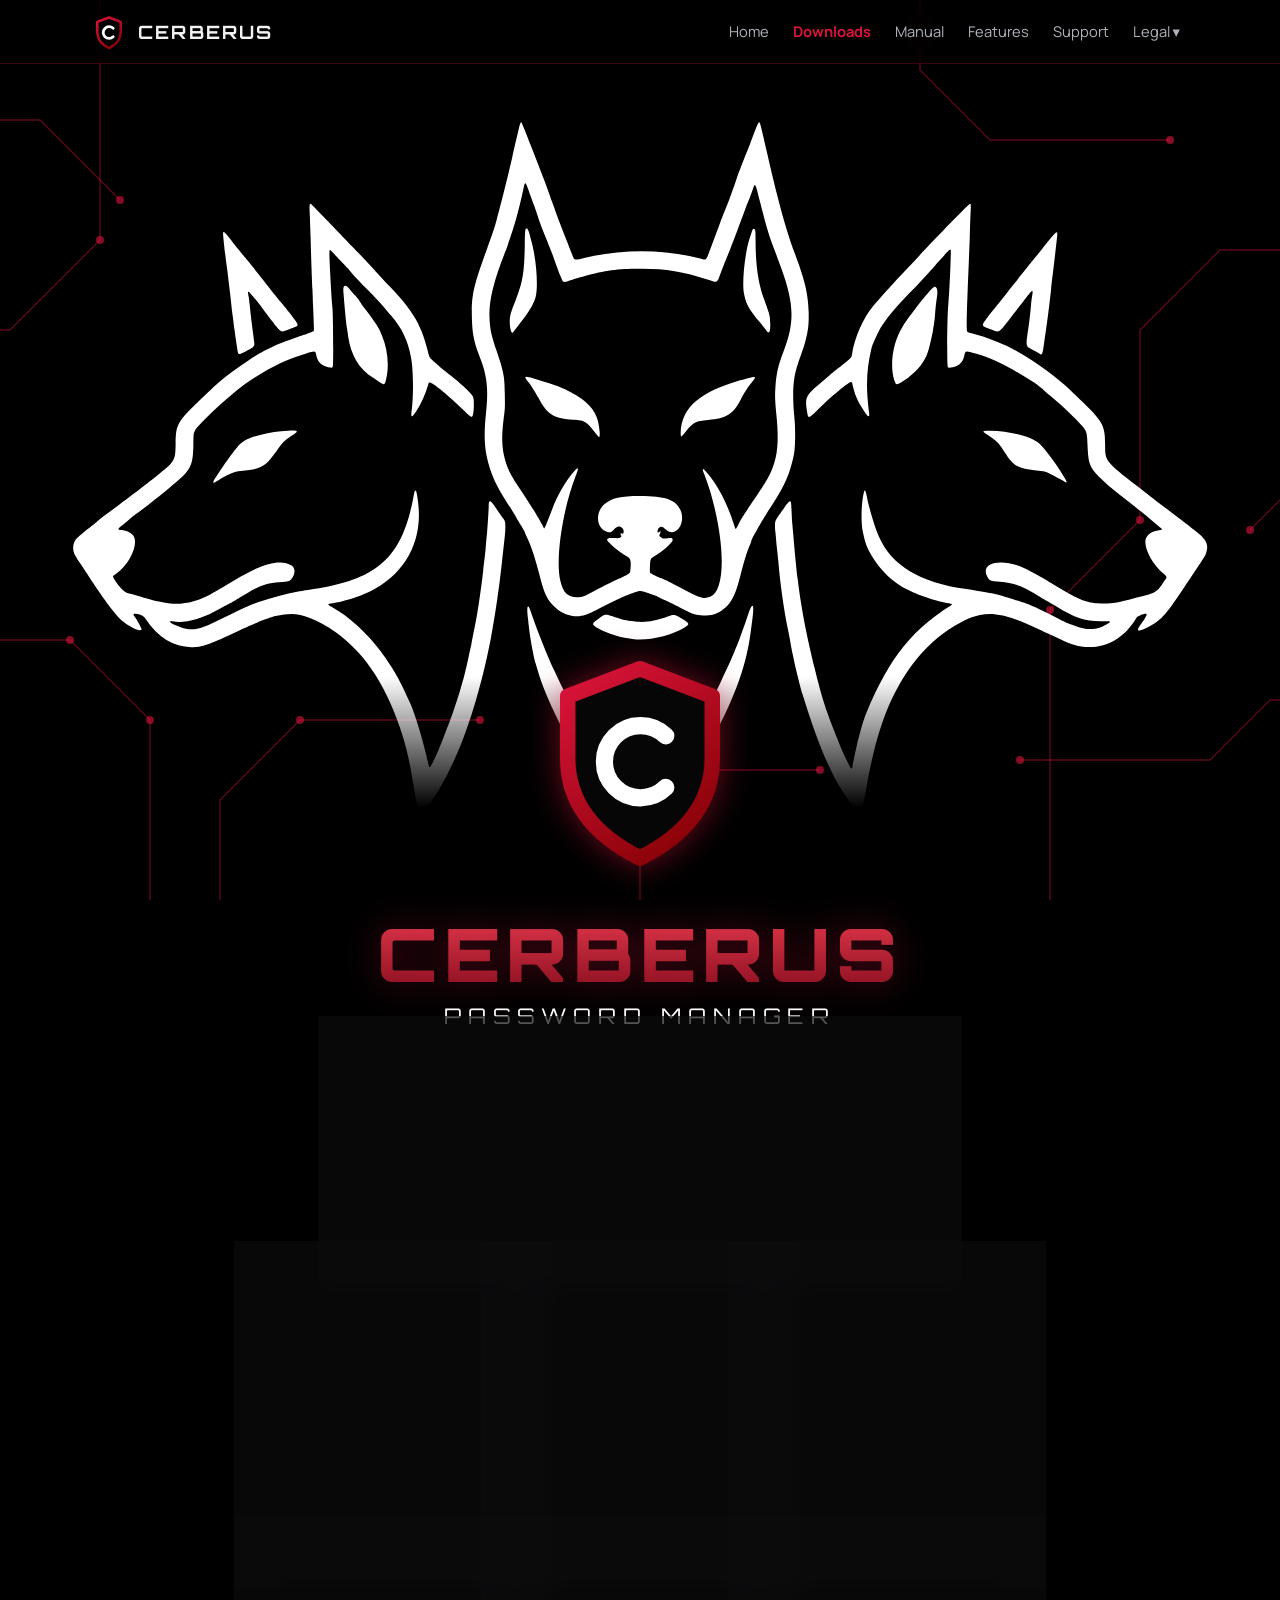
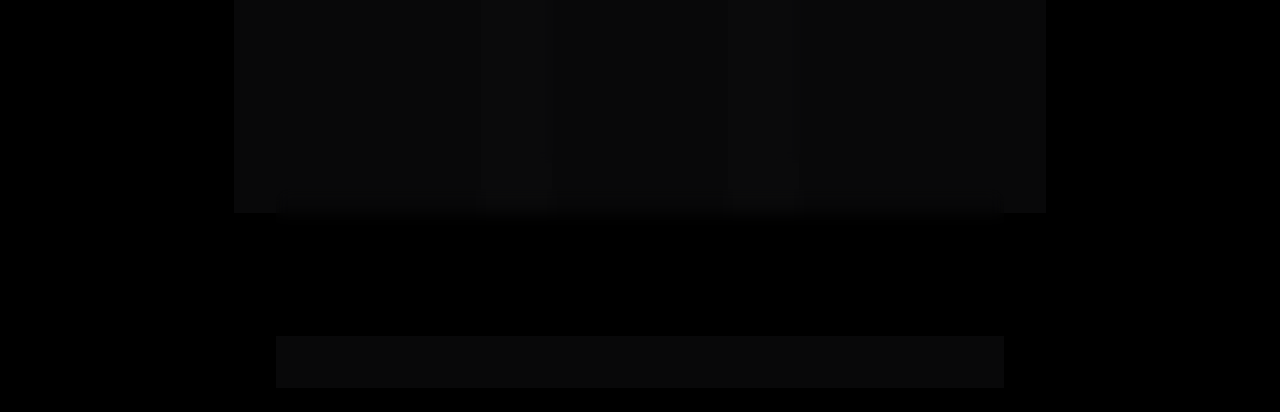
<file: index.html>
<!doctype html>
<html lang="en"><head><meta charset="utf-8"><meta name="viewport" content="width=device-width,initial-scale=1">
<title>Cerberus Password Manager - local-only password and secrets vault for Android</title><meta name="description" content="Cerberus: a local-only password manager and secrets vault for Android. No account, no cloud, no internet permission.">
<link rel="icon" type="image/svg+xml" href="favicon.svg"><link rel="stylesheet" href="style.css?v=24e"></head>
<body class="home"><header><a class="brand" href="index.html"><svg class="logo" viewBox="20 20 68 68" xmlns="http://www.w3.org/2000/svg" role="img" aria-label="Cerberus logo"><defs><linearGradient id="g" x1="33" y1="28" x2="75" y2="83" gradientUnits="userSpaceOnUse"><stop offset="0" stop-color="#DC143C"/><stop offset="1" stop-color="#800000"/></linearGradient></defs><path d="M54 28 L75 36 L75 54 C75 68 66 77 54 83 C42 77 33 68 33 54 L33 36 Z" fill="none" stroke="url(#g)" stroke-width="4.5" stroke-linejoin="round"/><path d="M61.5 47.5 A10.5 10.5 0 1 0 61.5 62.5" fill="none" stroke="currentColor" stroke-width="5" stroke-linecap="round"/></svg><span>Cerberus</span></a><nav><a href="index.html">Home</a><a class="dl" href="downloads.html">Downloads</a><a href="manual.html">Manual</a><a href="features.html">Features</a><a href="support.html">Support</a><details class="dd"><summary>Legal</summary><div class="menu"><a href="privacy.html">Privacy</a><a href="terms.html">Terms</a><a href="security.html">Security</a></div></details></nav></header>
<section class="hero"><div class="stage"><div class="art"><img class="dog" src="dog.svg" alt="Cerberus, the three-headed guard dog"><a class="shield" href="#about" aria-label="Scroll down"><svg viewBox="29 24 50 63" xmlns="http://www.w3.org/2000/svg" aria-hidden="true"><defs><linearGradient id="hs" x1="33" y1="28" x2="75" y2="83" gradientUnits="userSpaceOnUse"><stop offset="0" stop-color="#DC143C"/><stop offset="1" stop-color="#800000"/></linearGradient></defs><path d="M54 28 L75 36 L75 54 C75 68 66 77 54 83 C42 77 33 68 33 54 L33 36 Z" fill="#060607" stroke="url(#hs)" stroke-width="4.5" stroke-linejoin="round"/><path d="M61.5 47.5 A10.5 10.5 0 1 0 61.5 62.5" fill="none" stroke="#fff" stroke-width="5" stroke-linecap="round"/></svg></a></div></div></section>
<main id="about" class="intro-wrap"><div class="intro" style="padding-top:0"><h1 class="wordmark">Cerberus</h1>
<p class="sub">Password Manager</p>
<div class="block" style="max-width:560px;margin:18px auto 0"><p class="tag">A password and secrets manager that never leaves your phone.</p>
<p><span class="badge">Coming soon to Google Play</span></p><p style="margin-top:14px"><a class="btn" href="downloads.html">Download the beta</a> &nbsp; <a class="btn ghost" href="features.html">See all features</a></p><p class="tag" style="font-size:.9rem">The beta is a limited test version. Read the <a href="downloads.html">notes</a> first.</p></div></div>
<div class="grid">
<div class="card"><h3>Local only</h3><p>No account, no cloud, no analytics, and no internet permission. Your vault lives in the app's private storage.</p></div>
<div class="card"><h3>Strong encryption</h3><p>AES-256-GCM with a random vault key. Your master password is stretched with Argon2id, tuned to your phone, and you also get a 20-word recovery phrase and a recovery image.</p></div>
<div class="card"><h3>More than logins</h3><p>Logins, cards, identities, bank accounts, passkeys, bookmarks (including .onion), API secrets, crypto wallets, contacts and secret notes.</p></div>
<div class="card"><h3>Built-in authenticator</h3><p>Time-based one-time codes with next-code preview, groups and custom icons.</p></div>
<div class="card"><h3>Autofill</h3><p>Fill logins, cards and details in apps and browsers, and save new ones, after you unlock with your PIN, fingerprint or master password.</p></div>
<div class="card"><h3>Generator</h3><p>Passwords, passphrases and usernames with color-coded output.</p></div></div>
<p class="block">Cerberus is published by ghosted.technologies. See every <a href="features.html">feature</a>, read the <a href="privacy.html">Privacy Policy</a>, the <a href="terms.html">Terms of Use</a> or the <a href="security.html">security details</a>, or <a href="support.html">get support</a>.</p></main>
<footer>&copy; 2026 ghosted.technologies &middot; <a href="privacy.html">Privacy Policy</a> &middot; <a href="terms.html">Terms of Use</a> &middot; <a href="mailto:ghosted.technologies@proton.me">ghosted.technologies@proton.me</a></footer>
<script>document.addEventListener("click",function(e){document.querySelectorAll("details.dd[open]").forEach(function(d){if(!d.contains(e.target))d.removeAttribute("open")})})</script>
</body></html>
</file>
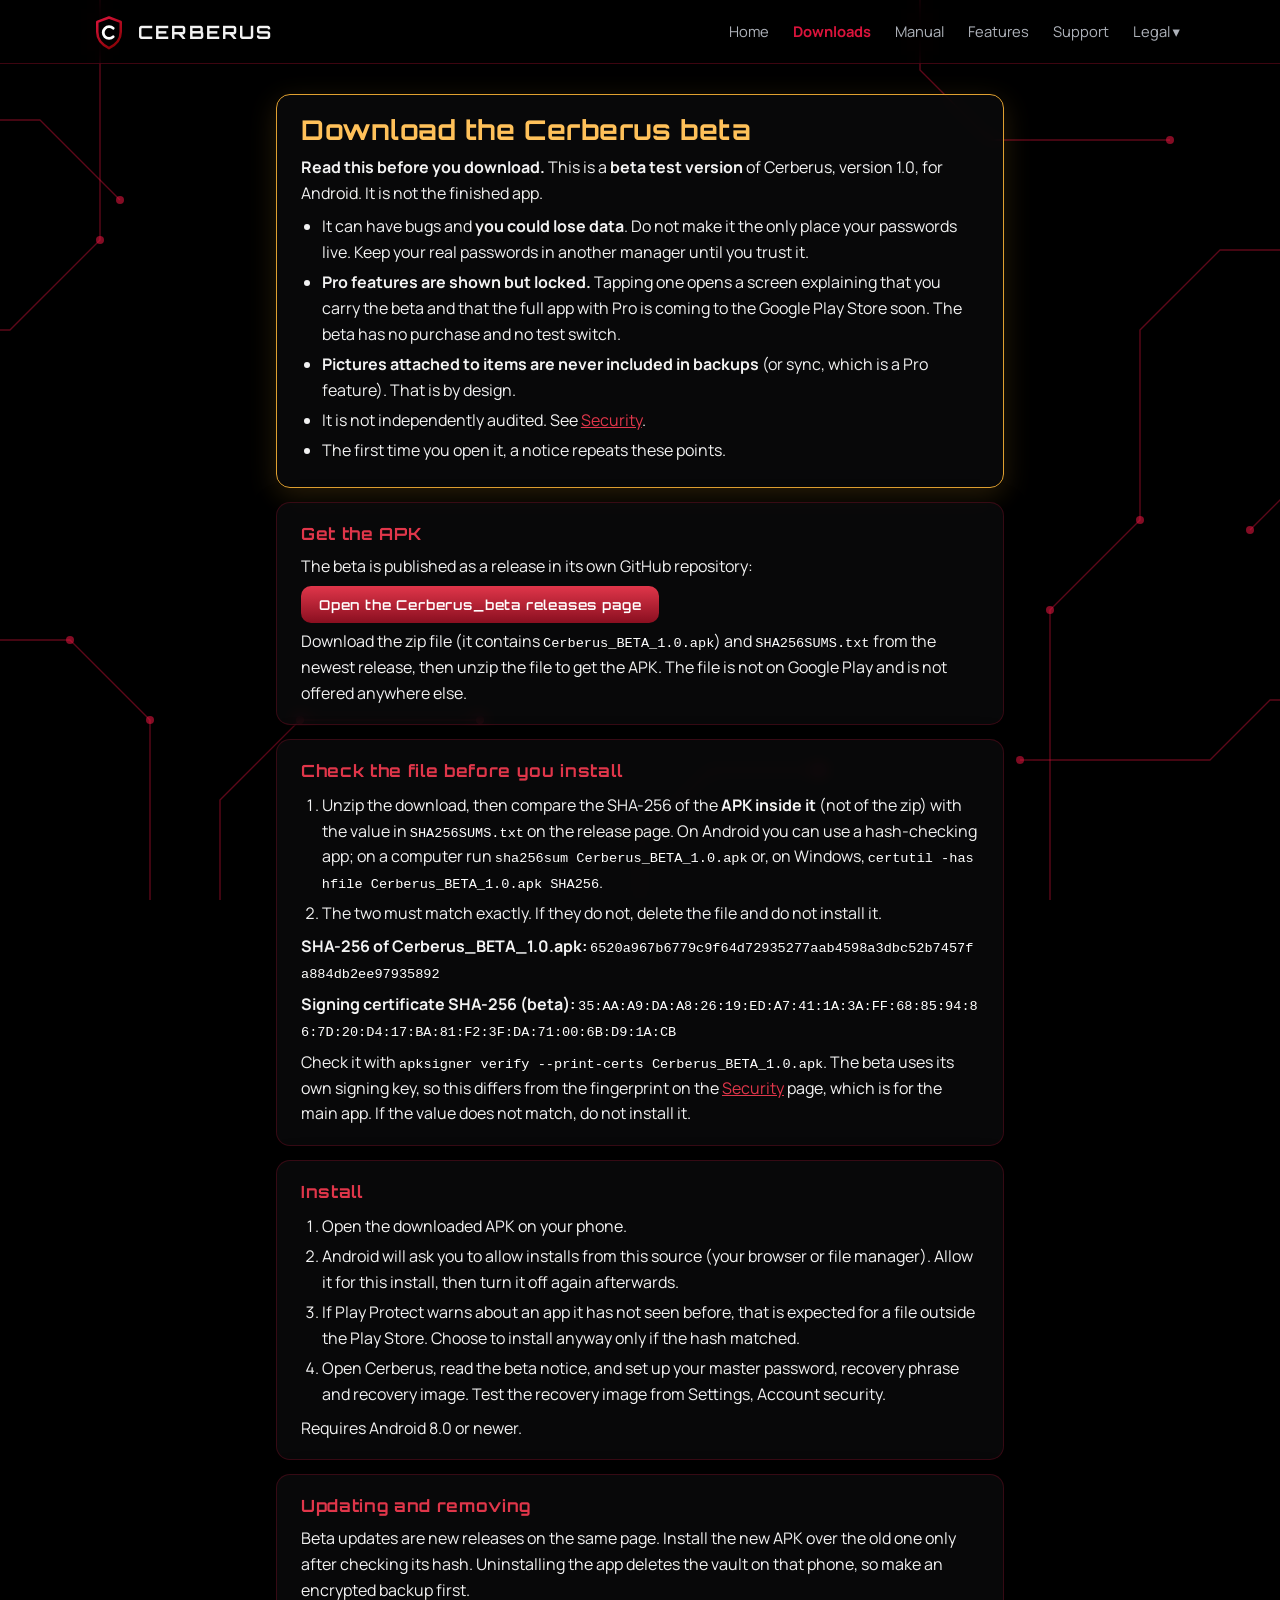
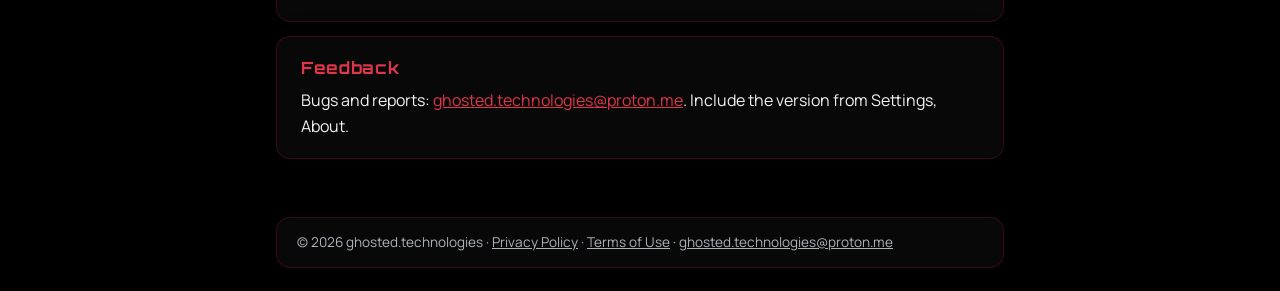
<file: downloads.html>
<!doctype html>
<html lang="en"><head><meta charset="utf-8"><meta name="viewport" content="width=device-width,initial-scale=1">
<title>Downloads - Cerberus Password Manager</title><meta name="description" content="Download the Cerberus beta for Android. Read the beta warnings and verify the file first.">
<link rel="icon" type="image/svg+xml" href="favicon.svg"><link rel="stylesheet" href="style.css?v=24e"></head>
<body><header><a class="brand" href="index.html"><svg class="logo" viewBox="20 20 68 68" xmlns="http://www.w3.org/2000/svg" role="img" aria-label="Cerberus logo"><defs><linearGradient id="g" x1="33" y1="28" x2="75" y2="83" gradientUnits="userSpaceOnUse"><stop offset="0" stop-color="#DC143C"/><stop offset="1" stop-color="#800000"/></linearGradient></defs><path d="M54 28 L75 36 L75 54 C75 68 66 77 54 83 C42 77 33 68 33 54 L33 36 Z" fill="none" stroke="url(#g)" stroke-width="4.5" stroke-linejoin="round"/><path d="M61.5 47.5 A10.5 10.5 0 1 0 61.5 62.5" fill="none" stroke="currentColor" stroke-width="5" stroke-linecap="round"/></svg><span>Cerberus</span></a><nav><a href="index.html">Home</a><a class="dl" href="downloads.html">Downloads</a><a href="manual.html">Manual</a><a href="features.html">Features</a><a href="support.html">Support</a><details class="dd"><summary>Legal</summary><div class="menu"><a href="privacy.html">Privacy</a><a href="terms.html">Terms</a><a href="security.html">Security</a></div></details></nav></header>
<main>
<section class="block warn"><h1>Download the Cerberus beta</h1><p><strong>Read this before you download.</strong> This is a <strong>beta test version</strong> of Cerberus, version 1.0, for Android. It is not the finished app.</p><ul><li>It can have bugs and <strong>you could lose data</strong>. Do not make it the only place your passwords live. Keep your real passwords in another manager until you trust it.</li><li><strong>Pro features are shown but locked.</strong> Tapping one opens a screen explaining that you carry the beta and that the full app with Pro is coming to the Google Play Store soon. The beta has no purchase and no test switch.</li><li><strong>Pictures attached to items are never included in backups</strong> (or sync, which is a Pro feature). That is by design.</li><li>It is not independently audited. See <a href="security.html">Security</a>.</li><li>The first time you open it, a notice repeats these points.</li></ul></section>
<section class="block"><h2>Get the APK</h2><p>The beta is published as a release in its own GitHub repository:</p><p><a class="btn" href="https://github.com/peteDJenkinsAuthor/Cerberus_beta/releases">Open the Cerberus_beta releases page</a></p><p>Download the zip file (it contains <code>Cerberus_BETA_1.0.apk</code>) and <code>SHA256SUMS.txt</code> from the newest release, then unzip the file to get the APK. The file is not on Google Play and is not offered anywhere else.</p></section>
<section class="block"><h2>Check the file before you install</h2><ol><li>Unzip the download, then compare the SHA-256 of the <strong>APK inside it</strong> (not of the zip) with the value in <code>SHA256SUMS.txt</code> on the release page. On Android you can use a hash-checking app; on a computer run <code>sha256sum Cerberus_BETA_1.0.apk</code> or, on Windows, <code>certutil -hashfile Cerberus_BETA_1.0.apk SHA256</code>.</li><li>The two must match exactly. If they do not, delete the file and do not install it.</li></ol><p><strong>SHA-256 of Cerberus_BETA_1.0.apk:</strong> <code>6520a967b6779c9f64d72935277aab4598a3dbc52b7457fa884db2ee97935892</code></p><p><strong>Signing certificate SHA-256 (beta):</strong> <code>35:AA:A9:DA:A8:26:19:ED:A7:41:1A:3A:FF:68:85:94:86:7D:20:D4:17:BA:81:F2:3F:DA:71:00:6B:D9:1A:CB</code></p><p>Check it with <code>apksigner verify --print-certs Cerberus_BETA_1.0.apk</code>. The beta uses its own signing key, so this differs from the fingerprint on the <a href="security.html">Security</a> page, which is for the main app. If the value does not match, do not install it.</p></section>
<section class="block"><h2>Install</h2><ol><li>Open the downloaded APK on your phone.</li><li>Android will ask you to allow installs from this source (your browser or file manager). Allow it for this install, then turn it off again afterwards.</li><li>If Play Protect warns about an app it has not seen before, that is expected for a file outside the Play Store. Choose to install anyway only if the hash matched.</li><li>Open Cerberus, read the beta notice, and set up your master password, recovery phrase and recovery image. Test the recovery image from Settings, Account security.</li></ol><p>Requires Android 8.0 or newer.</p></section>
<section class="block"><h2>Updating and removing</h2><p>Beta updates are new releases on the same page. Install the new APK over the old one only after checking its hash. Uninstalling the app deletes the vault on that phone, so make an encrypted backup first.</p></section>
<section class="block"><h2>Feedback</h2><p>Bugs and reports: <a href="mailto:ghosted.technologies@proton.me">ghosted.technologies@proton.me</a>. Include the version from Settings, About.</p></section>
</main>
<footer>&copy; 2026 ghosted.technologies &middot; <a href="privacy.html">Privacy Policy</a> &middot; <a href="terms.html">Terms of Use</a> &middot; <a href="mailto:ghosted.technologies@proton.me">ghosted.technologies@proton.me</a></footer>
<script>document.addEventListener("click",function(e){document.querySelectorAll("details.dd[open]").forEach(function(d){if(!d.contains(e.target))d.removeAttribute("open")})})</script>
</body></html>
</file>
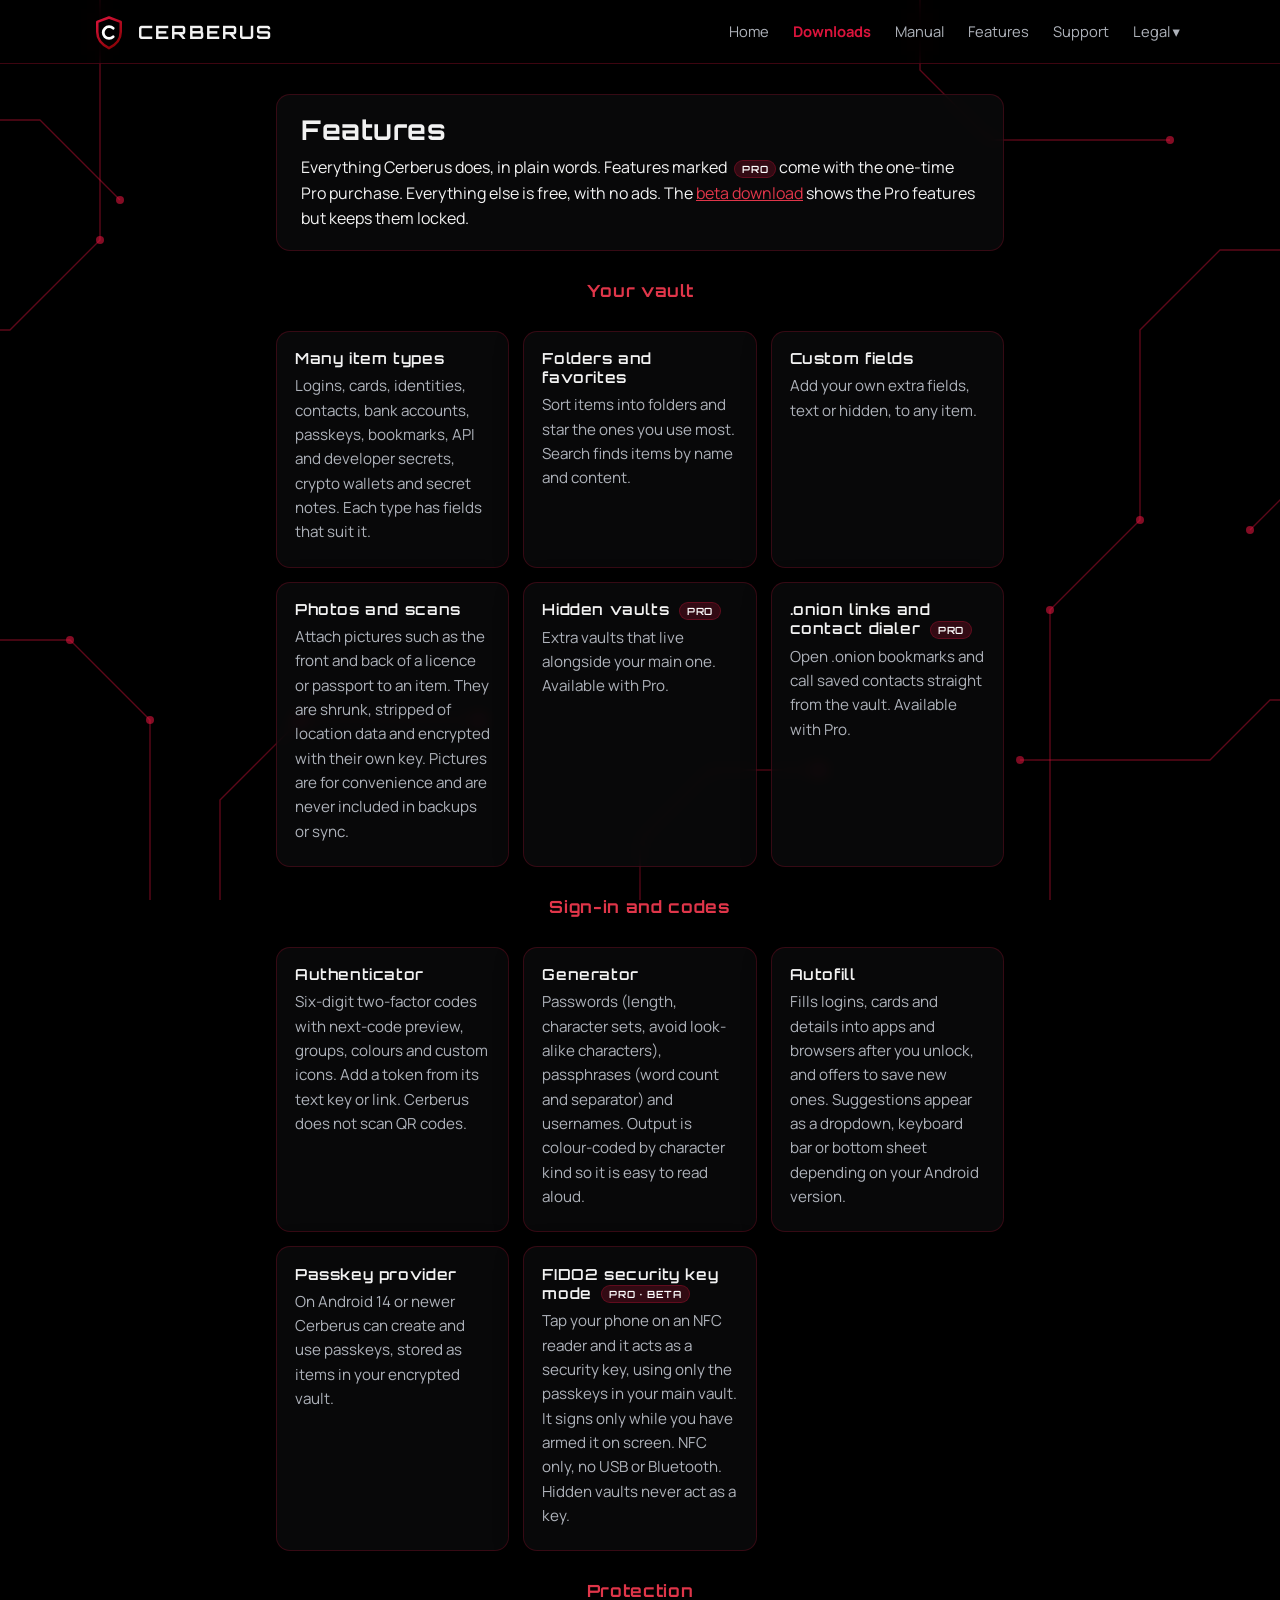
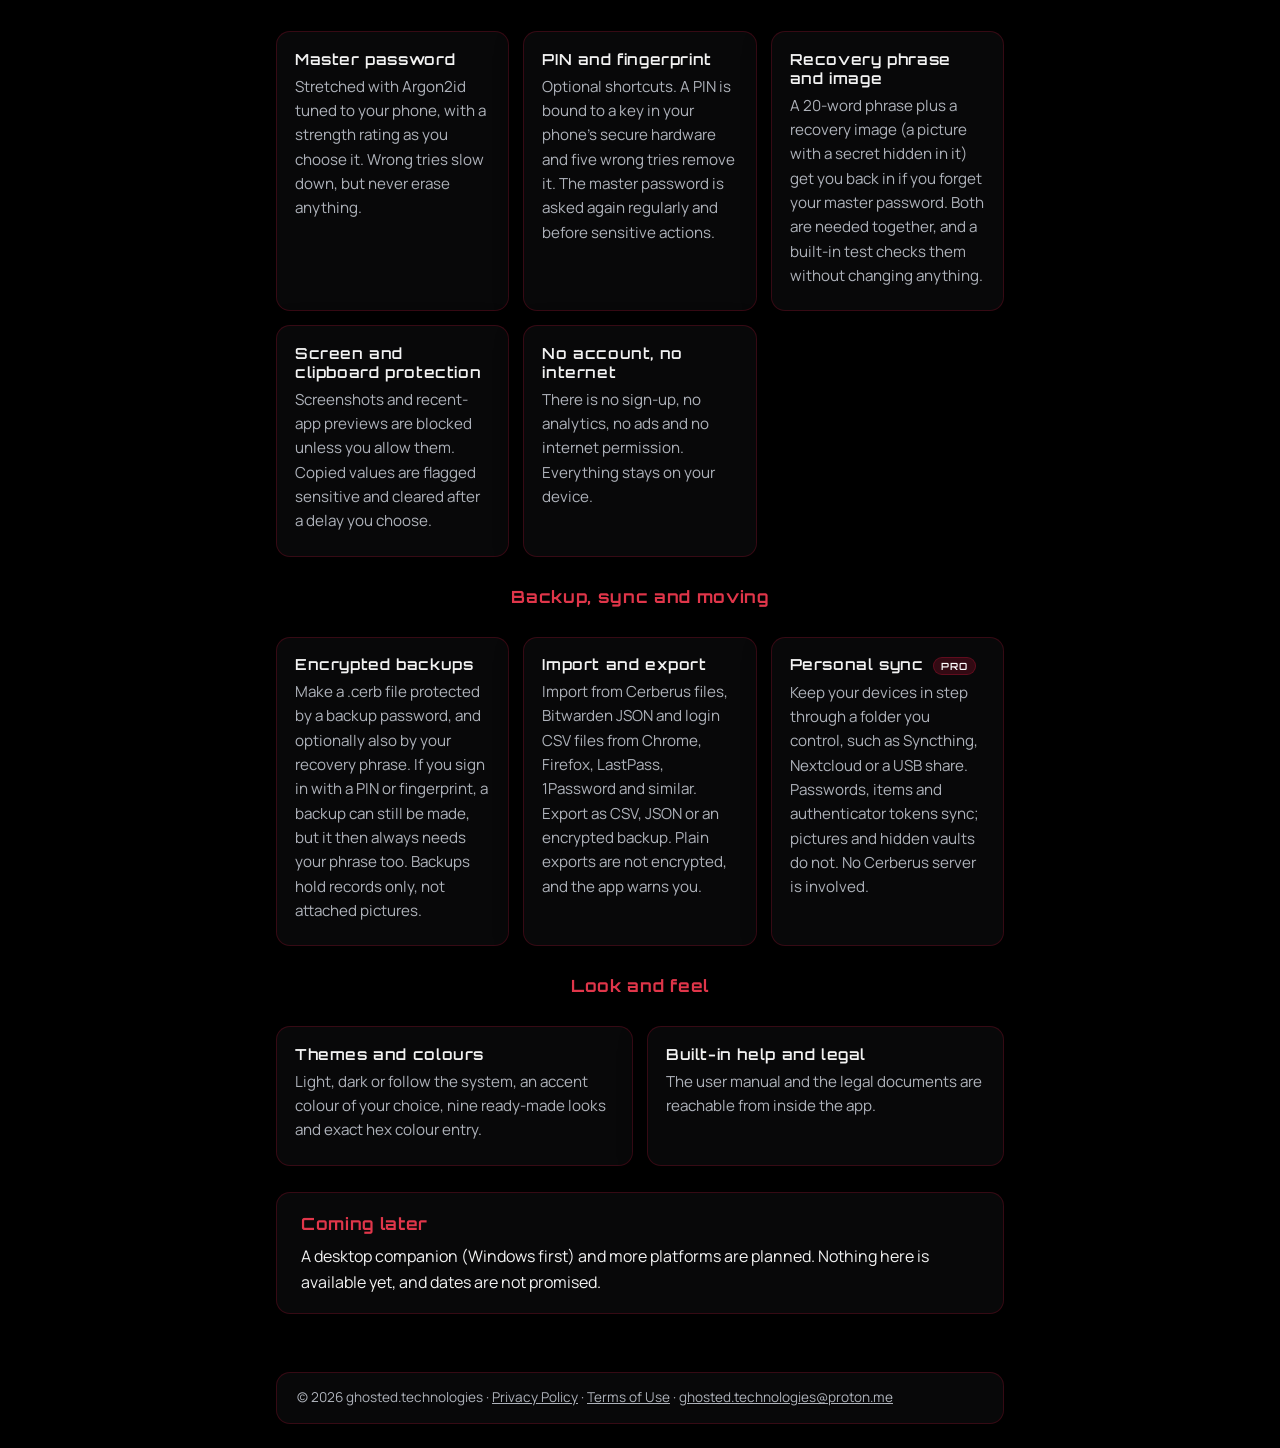
<file: features.html>
<!doctype html>
<html lang="en"><head><meta charset="utf-8"><meta name="viewport" content="width=device-width,initial-scale=1">
<title>Features - Cerberus Password Manager</title><meta name="description" content="Every feature of the Cerberus local-only password manager for Android.">
<link rel="icon" type="image/svg+xml" href="favicon.svg"><link rel="stylesheet" href="style.css?v=24e"></head>
<body><header><a class="brand" href="index.html"><svg class="logo" viewBox="20 20 68 68" xmlns="http://www.w3.org/2000/svg" role="img" aria-label="Cerberus logo"><defs><linearGradient id="g" x1="33" y1="28" x2="75" y2="83" gradientUnits="userSpaceOnUse"><stop offset="0" stop-color="#DC143C"/><stop offset="1" stop-color="#800000"/></linearGradient></defs><path d="M54 28 L75 36 L75 54 C75 68 66 77 54 83 C42 77 33 68 33 54 L33 36 Z" fill="none" stroke="url(#g)" stroke-width="4.5" stroke-linejoin="round"/><path d="M61.5 47.5 A10.5 10.5 0 1 0 61.5 62.5" fill="none" stroke="currentColor" stroke-width="5" stroke-linecap="round"/></svg><span>Cerberus</span></a><nav><a href="index.html">Home</a><a class="dl" href="downloads.html">Downloads</a><a href="manual.html">Manual</a><a href="features.html">Features</a><a href="support.html">Support</a><details class="dd"><summary>Legal</summary><div class="menu"><a href="privacy.html">Privacy</a><a href="terms.html">Terms</a><a href="security.html">Security</a></div></details></nav></header>
<main>
<section class="block"><h1>Features</h1><p>Everything Cerberus does, in plain words. Features marked <span class="pill">PRO</span> come with the one-time Pro purchase. Everything else is free, with no ads. The <a href="downloads.html">beta download</a> shows the Pro features but keeps them locked.</p></section>
<h2 class="gh">Your vault</h2><div class="grid"><div class="card"><h3>Many item types</h3><p>Logins, cards, identities, contacts, bank accounts, passkeys, bookmarks, API and developer secrets, crypto wallets and secret notes. Each type has fields that suit it.</p></div><div class="card"><h3>Folders and favorites</h3><p>Sort items into folders and star the ones you use most. Search finds items by name and content.</p></div><div class="card"><h3>Custom fields</h3><p>Add your own extra fields, text or hidden, to any item.</p></div><div class="card"><h3>Photos and scans</h3><p>Attach pictures such as the front and back of a licence or passport to an item. They are shrunk, stripped of location data and encrypted with their own key. Pictures are for convenience and are never included in backups or sync.</p></div><div class="card"><h3>Hidden vaults <span class="pill">PRO</span></h3><p>Extra vaults that live alongside your main one. Available with Pro.</p></div><div class="card"><h3>.onion links and contact dialer <span class="pill">PRO</span></h3><p>Open .onion bookmarks and call saved contacts straight from the vault. Available with Pro.</p></div></div>
<h2 class="gh">Sign-in and codes</h2><div class="grid"><div class="card"><h3>Authenticator</h3><p>Six-digit two-factor codes with next-code preview, groups, colours and custom icons. Add a token from its text key or link. Cerberus does not scan QR codes.</p></div><div class="card"><h3>Generator</h3><p>Passwords (length, character sets, avoid look-alike characters), passphrases (word count and separator) and usernames. Output is colour-coded by character kind so it is easy to read aloud.</p></div><div class="card"><h3>Autofill</h3><p>Fills logins, cards and details into apps and browsers after you unlock, and offers to save new ones. Suggestions appear as a dropdown, keyboard bar or bottom sheet depending on your Android version.</p></div><div class="card"><h3>Passkey provider</h3><p>On Android 14 or newer Cerberus can create and use passkeys, stored as items in your encrypted vault.</p></div><div class="card"><h3>FIDO2 security key mode <span class="pill">PRO &middot; BETA</span></h3><p>Tap your phone on an NFC reader and it acts as a security key, using only the passkeys in your main vault. It signs only while you have armed it on screen. NFC only, no USB or Bluetooth. Hidden vaults never act as a key.</p></div></div>
<h2 class="gh">Protection</h2><div class="grid"><div class="card"><h3>Master password</h3><p>Stretched with Argon2id tuned to your phone, with a strength rating as you choose it. Wrong tries slow down, but never erase anything.</p></div><div class="card"><h3>PIN and fingerprint</h3><p>Optional shortcuts. A PIN is bound to a key in your phone&#x27;s secure hardware and five wrong tries remove it. The master password is asked again regularly and before sensitive actions.</p></div><div class="card"><h3>Recovery phrase and image</h3><p>A 20-word phrase plus a recovery image (a picture with a secret hidden in it) get you back in if you forget your master password. Both are needed together, and a built-in test checks them without changing anything.</p></div><div class="card"><h3>Screen and clipboard protection</h3><p>Screenshots and recent-app previews are blocked unless you allow them. Copied values are flagged sensitive and cleared after a delay you choose.</p></div><div class="card"><h3>No account, no internet</h3><p>There is no sign-up, no analytics, no ads and no internet permission. Everything stays on your device.</p></div></div>
<h2 class="gh">Backup, sync and moving</h2><div class="grid"><div class="card"><h3>Encrypted backups</h3><p>Make a .cerb file protected by a backup password, and optionally also by your recovery phrase. If you sign in with a PIN or fingerprint, a backup can still be made, but it then always needs your phrase too. Backups hold records only, not attached pictures.</p></div><div class="card"><h3>Import and export</h3><p>Import from Cerberus files, Bitwarden JSON and login CSV files from Chrome, Firefox, LastPass, 1Password and similar. Export as CSV, JSON or an encrypted backup. Plain exports are not encrypted, and the app warns you.</p></div><div class="card"><h3>Personal sync <span class="pill">PRO</span></h3><p>Keep your devices in step through a folder you control, such as Syncthing, Nextcloud or a USB share. Passwords, items and authenticator tokens sync; pictures and hidden vaults do not. No Cerberus server is involved.</p></div></div>
<h2 class="gh">Look and feel</h2><div class="grid"><div class="card"><h3>Themes and colours</h3><p>Light, dark or follow the system, an accent colour of your choice, nine ready-made looks and exact hex colour entry.</p></div><div class="card"><h3>Built-in help and legal</h3><p>The user manual and the legal documents are reachable from inside the app.</p></div></div>
<section class="block"><h2>Coming later</h2><p>A desktop companion (Windows first) and more platforms are planned. Nothing here is available yet, and dates are not promised.</p></section>
</main>
<footer>&copy; 2026 ghosted.technologies &middot; <a href="privacy.html">Privacy Policy</a> &middot; <a href="terms.html">Terms of Use</a> &middot; <a href="mailto:ghosted.technologies@proton.me">ghosted.technologies@proton.me</a></footer>
<script>document.addEventListener("click",function(e){document.querySelectorAll("details.dd[open]").forEach(function(d){if(!d.contains(e.target))d.removeAttribute("open")})})</script>
</body></html>
</file>
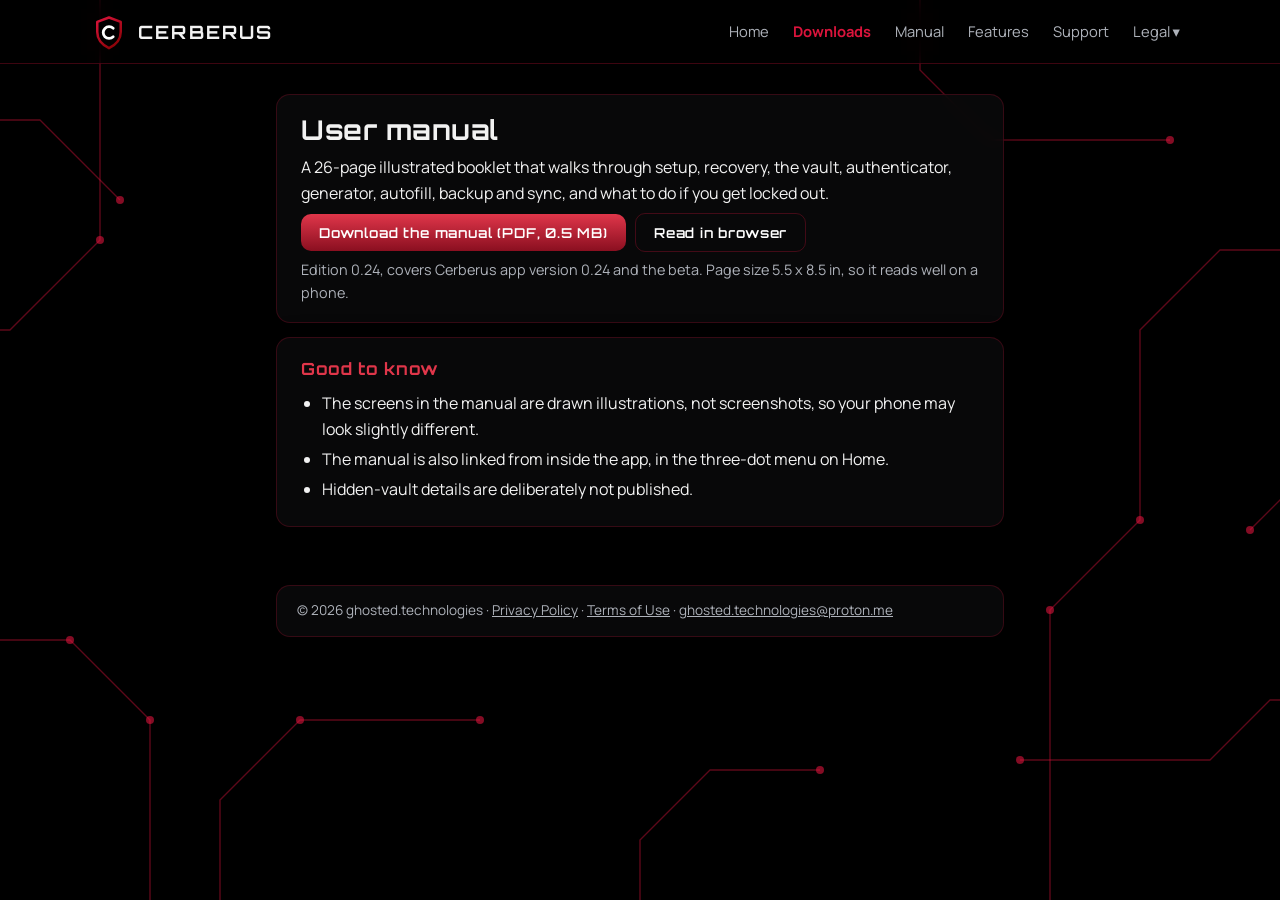
<file: manual.html>
<!doctype html>
<html lang="en"><head><meta charset="utf-8"><meta name="viewport" content="width=device-width,initial-scale=1">
<title>User manual - Cerberus Password Manager</title><meta name="description" content="Download the Cerberus user manual (PDF).">
<link rel="icon" type="image/svg+xml" href="favicon.svg"><link rel="stylesheet" href="style.css?v=24e"></head>
<body><header><a class="brand" href="index.html"><svg class="logo" viewBox="20 20 68 68" xmlns="http://www.w3.org/2000/svg" role="img" aria-label="Cerberus logo"><defs><linearGradient id="g" x1="33" y1="28" x2="75" y2="83" gradientUnits="userSpaceOnUse"><stop offset="0" stop-color="#DC143C"/><stop offset="1" stop-color="#800000"/></linearGradient></defs><path d="M54 28 L75 36 L75 54 C75 68 66 77 54 83 C42 77 33 68 33 54 L33 36 Z" fill="none" stroke="url(#g)" stroke-width="4.5" stroke-linejoin="round"/><path d="M61.5 47.5 A10.5 10.5 0 1 0 61.5 62.5" fill="none" stroke="currentColor" stroke-width="5" stroke-linecap="round"/></svg><span>Cerberus</span></a><nav><a href="index.html">Home</a><a class="dl" href="downloads.html">Downloads</a><a href="manual.html">Manual</a><a href="features.html">Features</a><a href="support.html">Support</a><details class="dd"><summary>Legal</summary><div class="menu"><a href="privacy.html">Privacy</a><a href="terms.html">Terms</a><a href="security.html">Security</a></div></details></nav></header>
<main>
<section class="block"><h1>User manual</h1><p>A 26-page illustrated booklet that walks through setup, recovery, the vault, authenticator, generator, autofill, backup and sync, and what to do if you get locked out.</p><p><a class="btn" href="cerberus_manual.pdf" download="Cerberus_User_Manual.pdf">Download the manual (PDF, 0.5 MB)</a> &nbsp; <a class="btn ghost" href="cerberus_manual.pdf">Read in browser</a></p><p class="tag" style="font-size:.9rem">Edition 0.24, covers Cerberus app version 0.24 and the beta. Page size 5.5 x 8.5 in, so it reads well on a phone.</p></section>
<section class="block"><h2>Good to know</h2><ul><li>The screens in the manual are drawn illustrations, not screenshots, so your phone may look slightly different.</li><li>The manual is also linked from inside the app, in the three-dot menu on Home.</li><li>Hidden-vault details are deliberately not published.</li></ul></section>
</main>
<footer>&copy; 2026 ghosted.technologies &middot; <a href="privacy.html">Privacy Policy</a> &middot; <a href="terms.html">Terms of Use</a> &middot; <a href="mailto:ghosted.technologies@proton.me">ghosted.technologies@proton.me</a></footer>
<script>document.addEventListener("click",function(e){document.querySelectorAll("details.dd[open]").forEach(function(d){if(!d.contains(e.target))d.removeAttribute("open")})})</script>
</body></html>
</file>
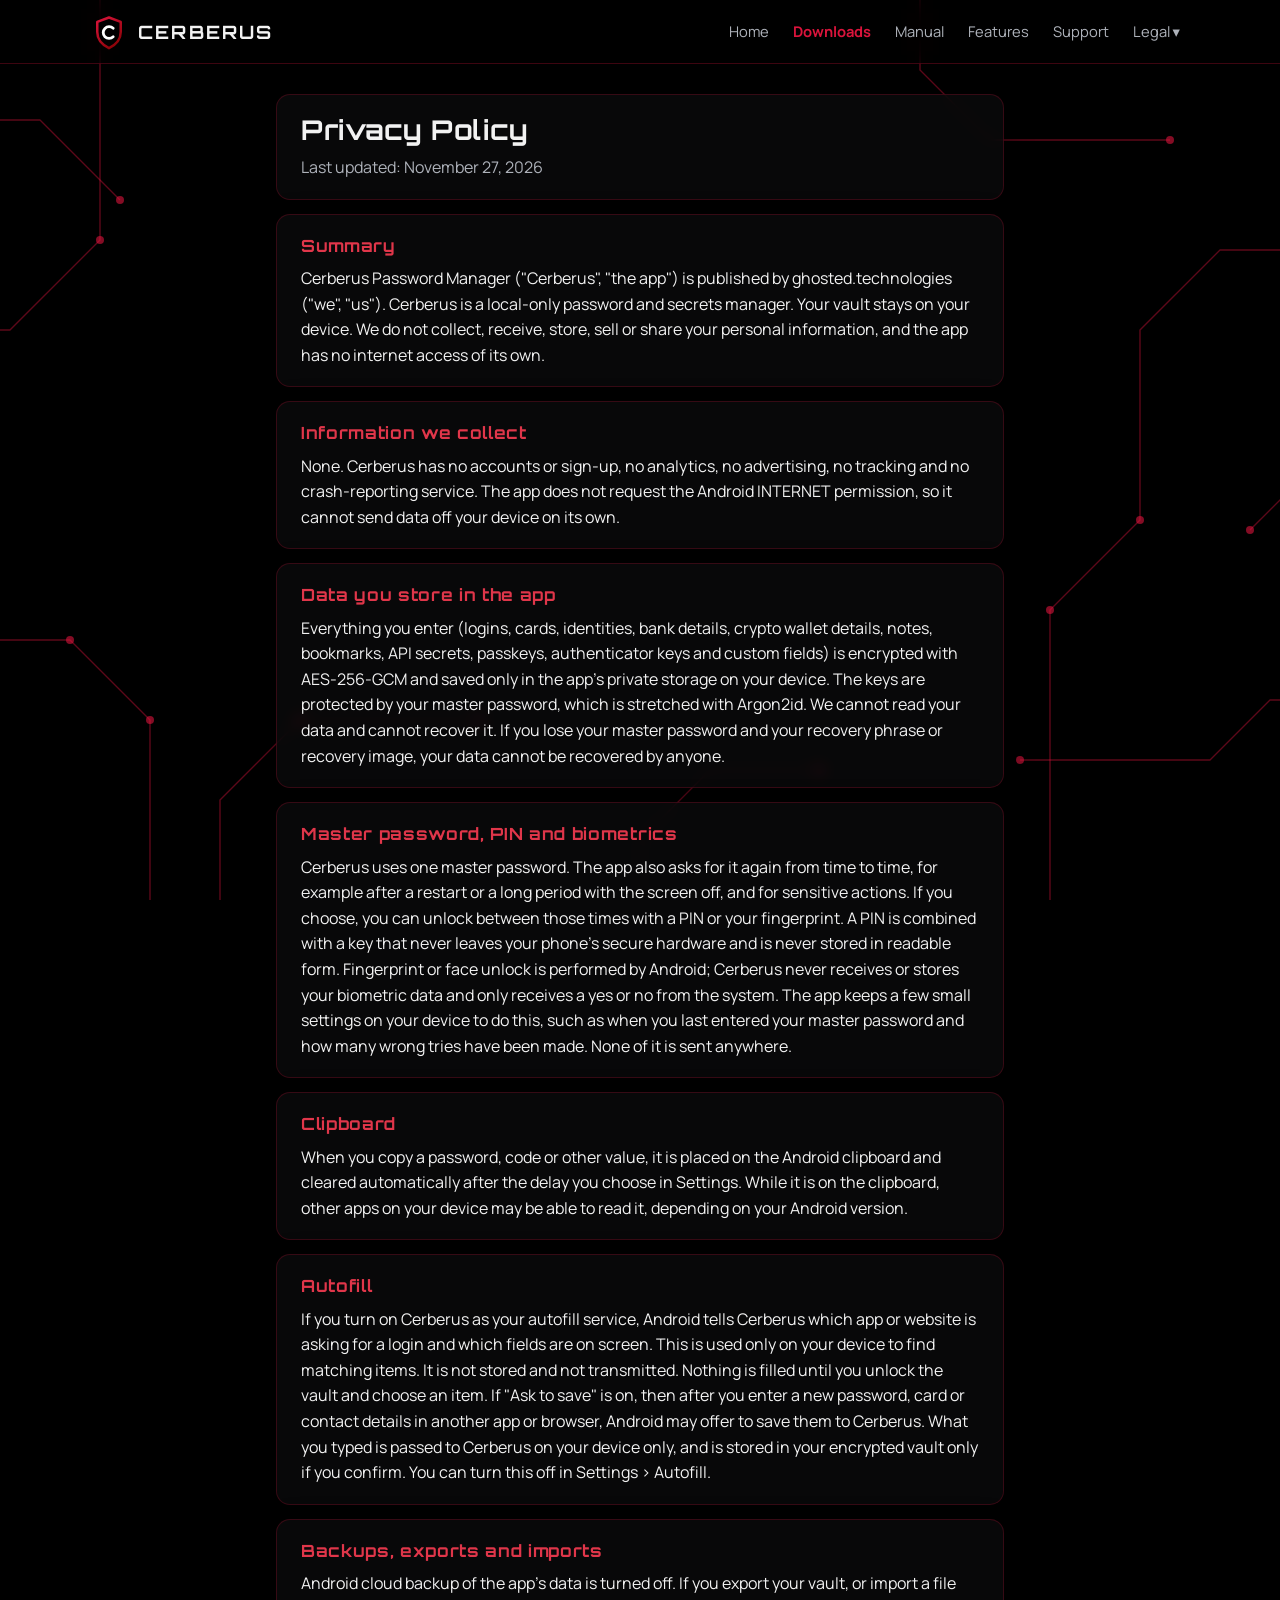
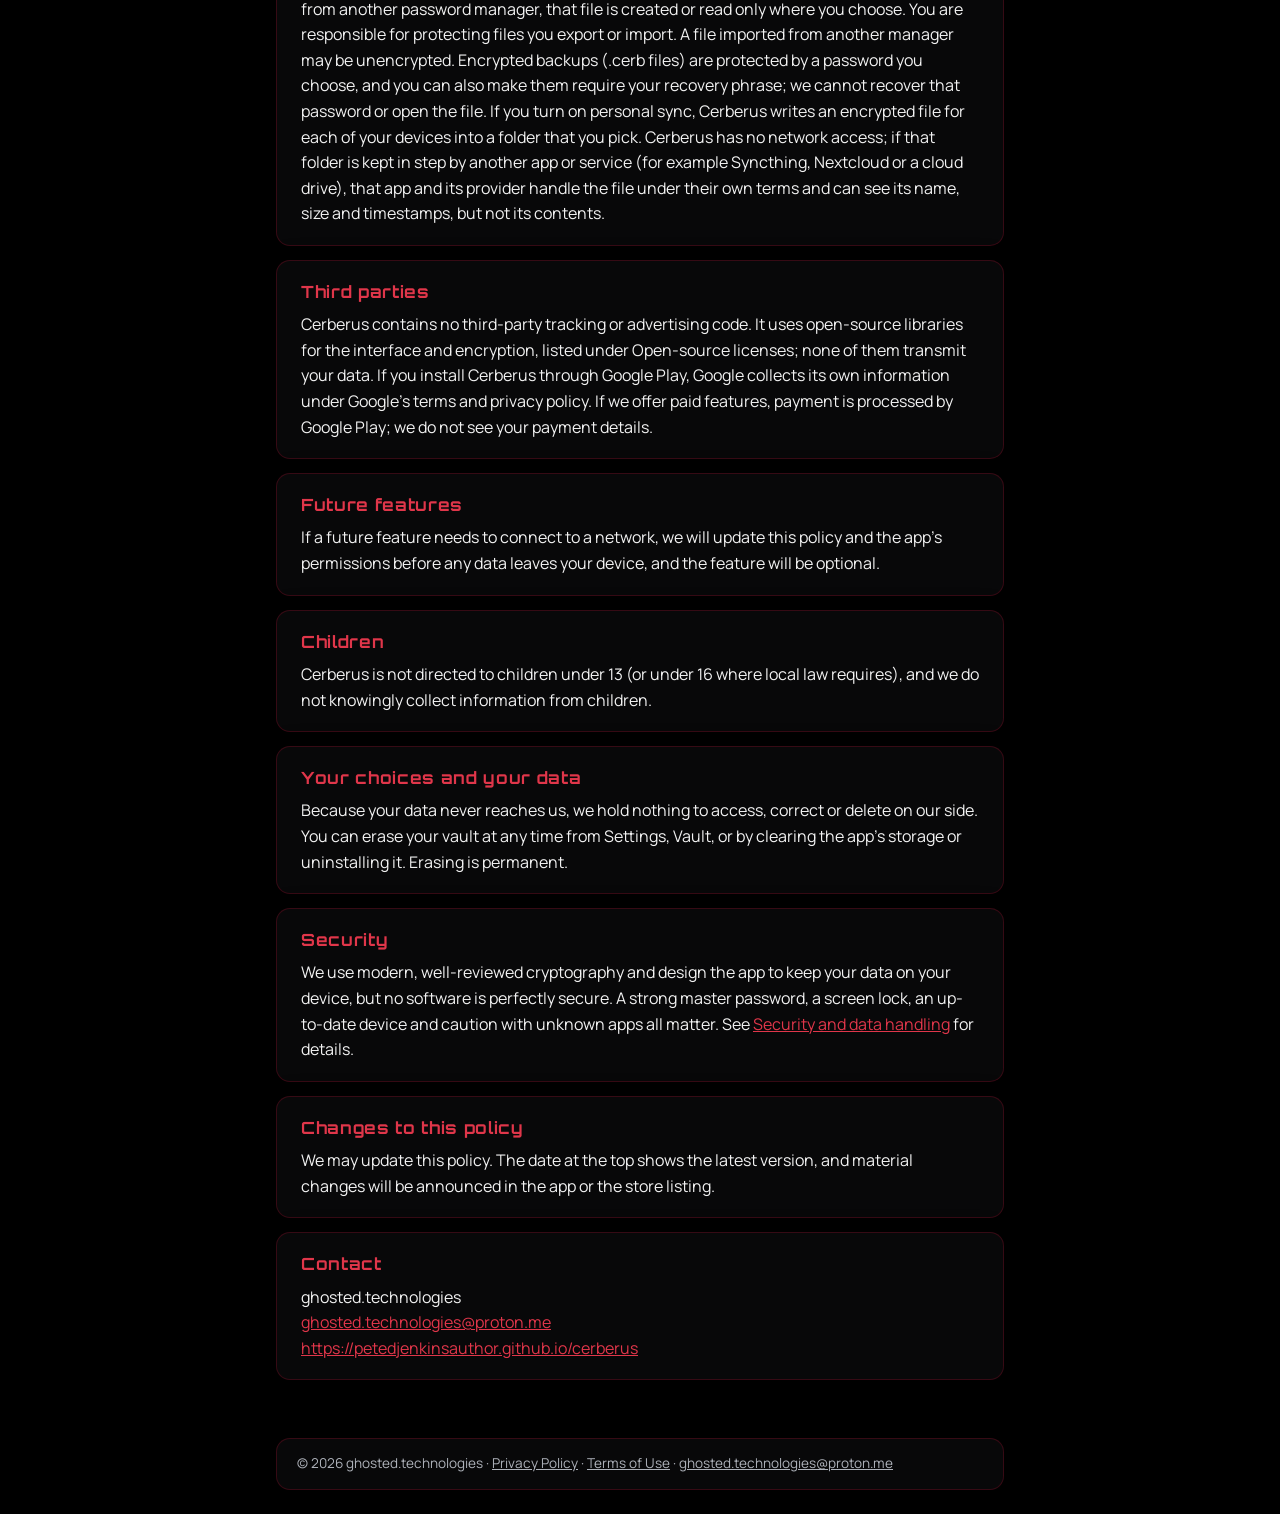
<file: privacy.html>
<!doctype html>
<html lang="en"><head><meta charset="utf-8"><meta name="viewport" content="width=device-width,initial-scale=1">
<title>Privacy Policy - Cerberus Password Manager</title><meta name="description" content="Privacy Policy for Cerberus Password Manager.">
<link rel="icon" type="image/svg+xml" href="favicon.svg"><link rel="stylesheet" href="style.css?v=24e"></head>
<body><header><a class="brand" href="index.html"><svg class="logo" viewBox="20 20 68 68" xmlns="http://www.w3.org/2000/svg" role="img" aria-label="Cerberus logo"><defs><linearGradient id="g" x1="33" y1="28" x2="75" y2="83" gradientUnits="userSpaceOnUse"><stop offset="0" stop-color="#DC143C"/><stop offset="1" stop-color="#800000"/></linearGradient></defs><path d="M54 28 L75 36 L75 54 C75 68 66 77 54 83 C42 77 33 68 33 54 L33 36 Z" fill="none" stroke="url(#g)" stroke-width="4.5" stroke-linejoin="round"/><path d="M61.5 47.5 A10.5 10.5 0 1 0 61.5 62.5" fill="none" stroke="currentColor" stroke-width="5" stroke-linecap="round"/></svg><span>Cerberus</span></a><nav><a href="index.html">Home</a><a class="dl" href="downloads.html">Downloads</a><a href="manual.html">Manual</a><a href="features.html">Features</a><a href="support.html">Support</a><details class="dd"><summary>Legal</summary><div class="menu"><a href="privacy.html">Privacy</a><a href="terms.html">Terms</a><a href="security.html">Security</a></div></details></nav></header>
<main>
<section class="block"><h1>Privacy Policy</h1><p style="color:var(--mut)">Last updated: November 27, 2026</p></section>
<section class="block"><h2>Summary</h2><p>Cerberus Password Manager (&quot;Cerberus&quot;, &quot;the app&quot;) is published by ghosted.technologies (&quot;we&quot;, &quot;us&quot;). Cerberus is a local-only password and secrets manager. Your vault stays on your device. We do not collect, receive, store, sell or share your personal information, and the app has no internet access of its own.</p></section>
<section class="block"><h2>Information we collect</h2><p>None. Cerberus has no accounts or sign-up, no analytics, no advertising, no tracking and no crash-reporting service. The app does not request the Android INTERNET permission, so it cannot send data off your device on its own.</p></section>
<section class="block"><h2>Data you store in the app</h2><p>Everything you enter (logins, cards, identities, bank details, crypto wallet details, notes, bookmarks, API secrets, passkeys, authenticator keys and custom fields) is encrypted with AES-256-GCM and saved only in the app&#x27;s private storage on your device. The keys are protected by your master password, which is stretched with Argon2id. We cannot read your data and cannot recover it. If you lose your master password and your recovery phrase or recovery image, your data cannot be recovered by anyone.</p></section>
<section class="block"><h2>Master password, PIN and biometrics</h2><p>Cerberus uses one master password. The app also asks for it again from time to time, for example after a restart or a long period with the screen off, and for sensitive actions. If you choose, you can unlock between those times with a PIN or your fingerprint. A PIN is combined with a key that never leaves your phone&#x27;s secure hardware and is never stored in readable form. Fingerprint or face unlock is performed by Android; Cerberus never receives or stores your biometric data and only receives a yes or no from the system. The app keeps a few small settings on your device to do this, such as when you last entered your master password and how many wrong tries have been made. None of it is sent anywhere.</p></section>
<section class="block"><h2>Clipboard</h2><p>When you copy a password, code or other value, it is placed on the Android clipboard and cleared automatically after the delay you choose in Settings. While it is on the clipboard, other apps on your device may be able to read it, depending on your Android version.</p></section>
<section class="block"><h2>Autofill</h2><p>If you turn on Cerberus as your autofill service, Android tells Cerberus which app or website is asking for a login and which fields are on screen. This is used only on your device to find matching items. It is not stored and not transmitted. Nothing is filled until you unlock the vault and choose an item. If &quot;Ask to save&quot; is on, then after you enter a new password, card or contact details in another app or browser, Android may offer to save them to Cerberus. What you typed is passed to Cerberus on your device only, and is stored in your encrypted vault only if you confirm. You can turn this off in Settings &gt; Autofill.</p></section>
<section class="block"><h2>Backups, exports and imports</h2><p>Android cloud backup of the app&#x27;s data is turned off. If you export your vault, or import a file from another password manager, that file is created or read only where you choose. You are responsible for protecting files you export or import. A file imported from another manager may be unencrypted. Encrypted backups (.cerb files) are protected by a password you choose, and you can also make them require your recovery phrase; we cannot recover that password or open the file. If you turn on personal sync, Cerberus writes an encrypted file for each of your devices into a folder that you pick. Cerberus has no network access; if that folder is kept in step by another app or service (for example Syncthing, Nextcloud or a cloud drive), that app and its provider handle the file under their own terms and can see its name, size and timestamps, but not its contents.</p></section>
<section class="block"><h2>Third parties</h2><p>Cerberus contains no third-party tracking or advertising code. It uses open-source libraries for the interface and encryption, listed under Open-source licenses; none of them transmit your data. If you install Cerberus through Google Play, Google collects its own information under Google&#x27;s terms and privacy policy. If we offer paid features, payment is processed by Google Play; we do not see your payment details.</p></section>
<section class="block"><h2>Future features</h2><p>If a future feature needs to connect to a network, we will update this policy and the app&#x27;s permissions before any data leaves your device, and the feature will be optional.</p></section>
<section class="block"><h2>Children</h2><p>Cerberus is not directed to children under 13 (or under 16 where local law requires), and we do not knowingly collect information from children.</p></section>
<section class="block"><h2>Your choices and your data</h2><p>Because your data never reaches us, we hold nothing to access, correct or delete on our side. You can erase your vault at any time from Settings, Vault, or by clearing the app&#x27;s storage or uninstalling it. Erasing is permanent.</p></section>
<section class="block"><h2>Security</h2><p>We use modern, well-reviewed cryptography and design the app to keep your data on your device, but no software is perfectly secure. A strong master password, a screen lock, an up-to-date device and caution with unknown apps all matter. See <a href="security.html">Security and data handling</a> for details.</p></section>
<section class="block"><h2>Changes to this policy</h2><p>We may update this policy. The date at the top shows the latest version, and material changes will be announced in the app or the store listing.</p></section>
<section class="block"><h2>Contact</h2><p>ghosted.technologies
<a href="mailto:ghosted.technologies@proton.me">ghosted.technologies@proton.me</a>
<a href="https://petedjenkinsauthor.github.io/cerberus">https://petedjenkinsauthor.github.io/cerberus</a></p></section>
</main>
<footer>&copy; 2026 ghosted.technologies &middot; <a href="privacy.html">Privacy Policy</a> &middot; <a href="terms.html">Terms of Use</a> &middot; <a href="mailto:ghosted.technologies@proton.me">ghosted.technologies@proton.me</a></footer>
<script>document.addEventListener("click",function(e){document.querySelectorAll("details.dd[open]").forEach(function(d){if(!d.contains(e.target))d.removeAttribute("open")})})</script>
</body></html>
</file>
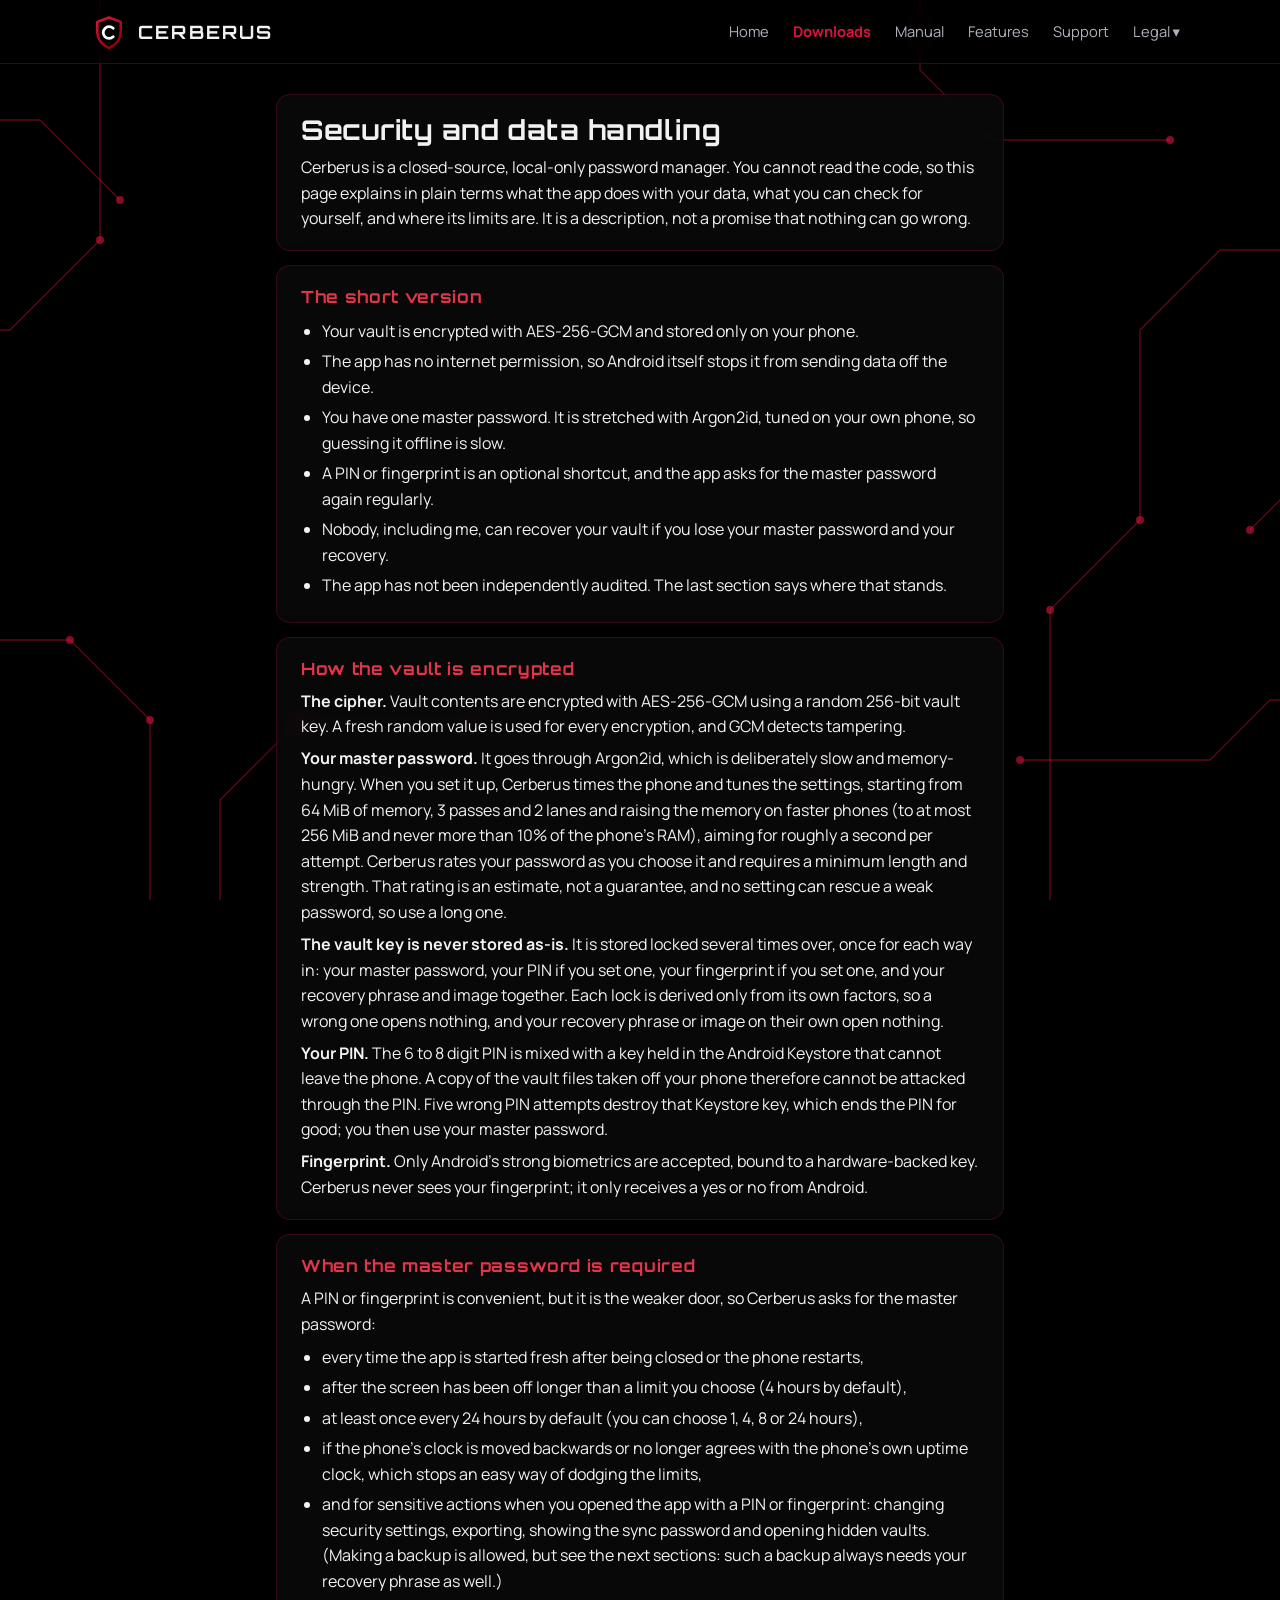
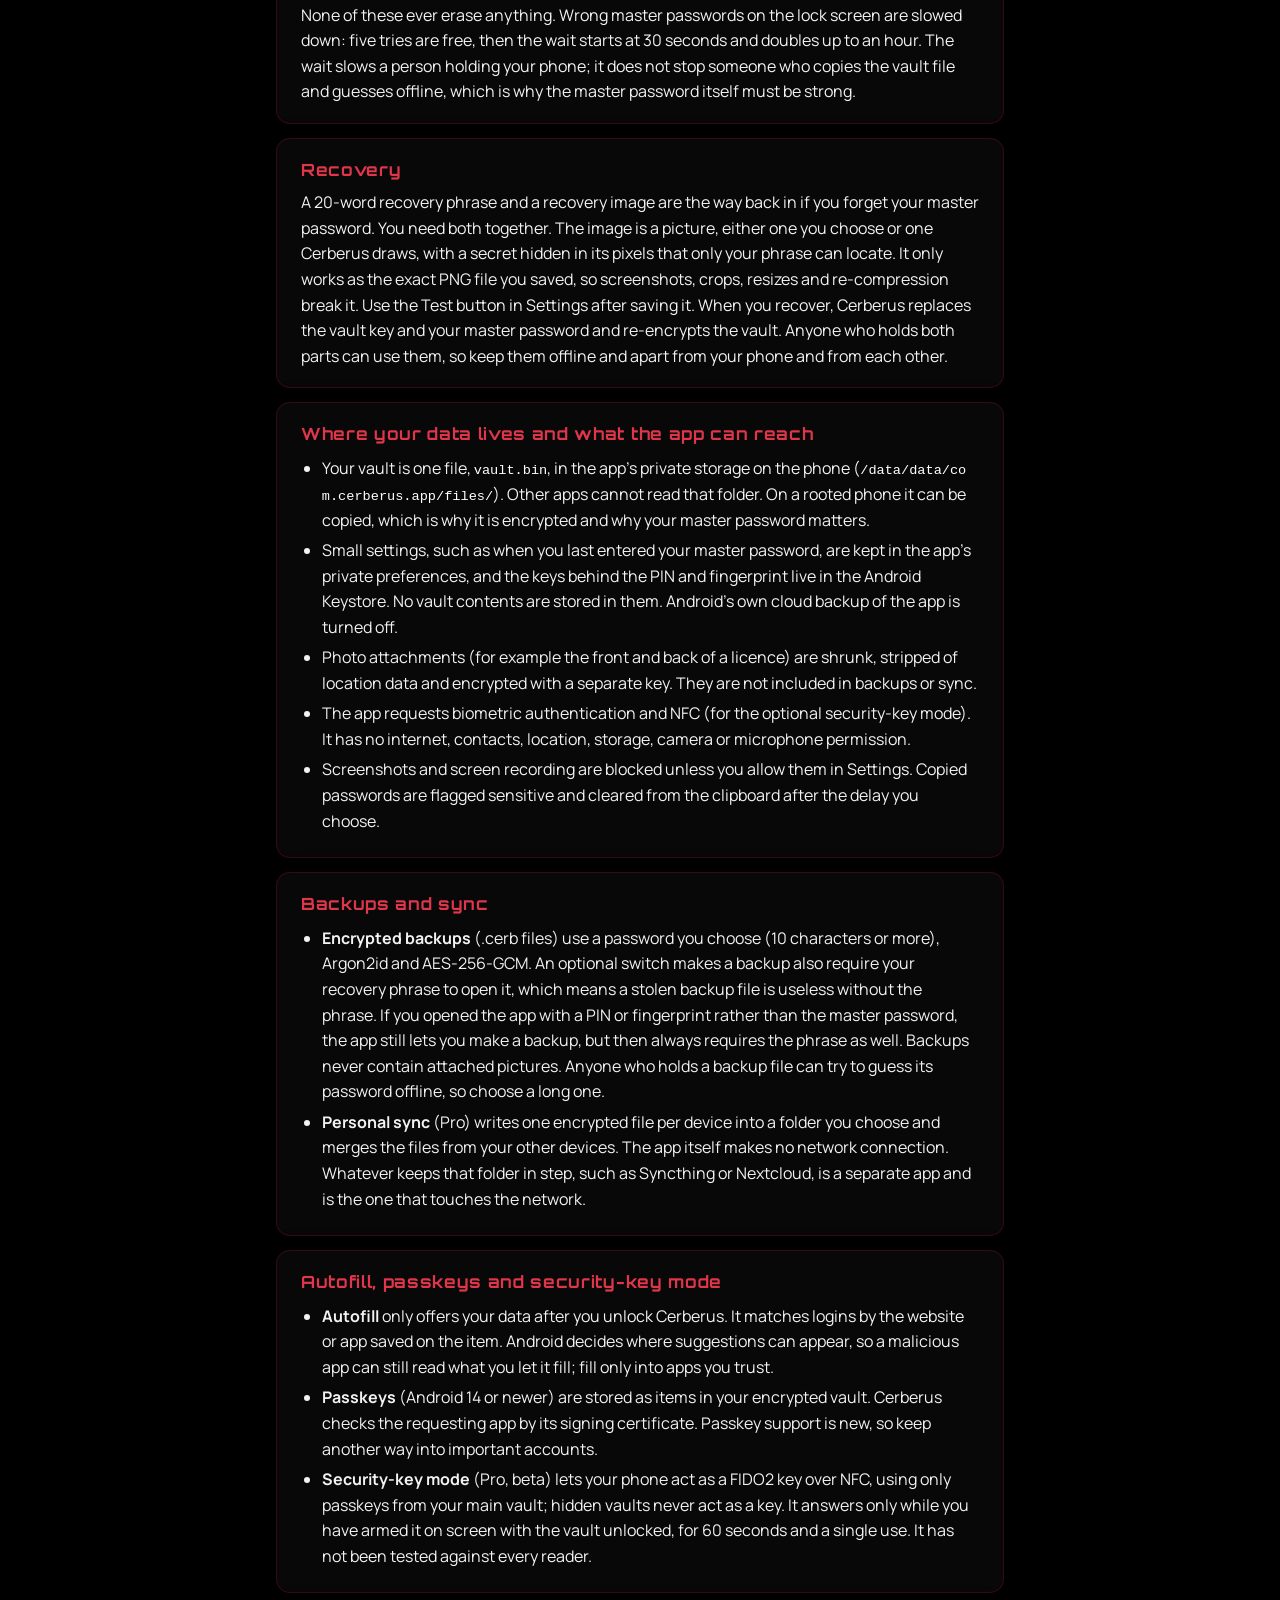
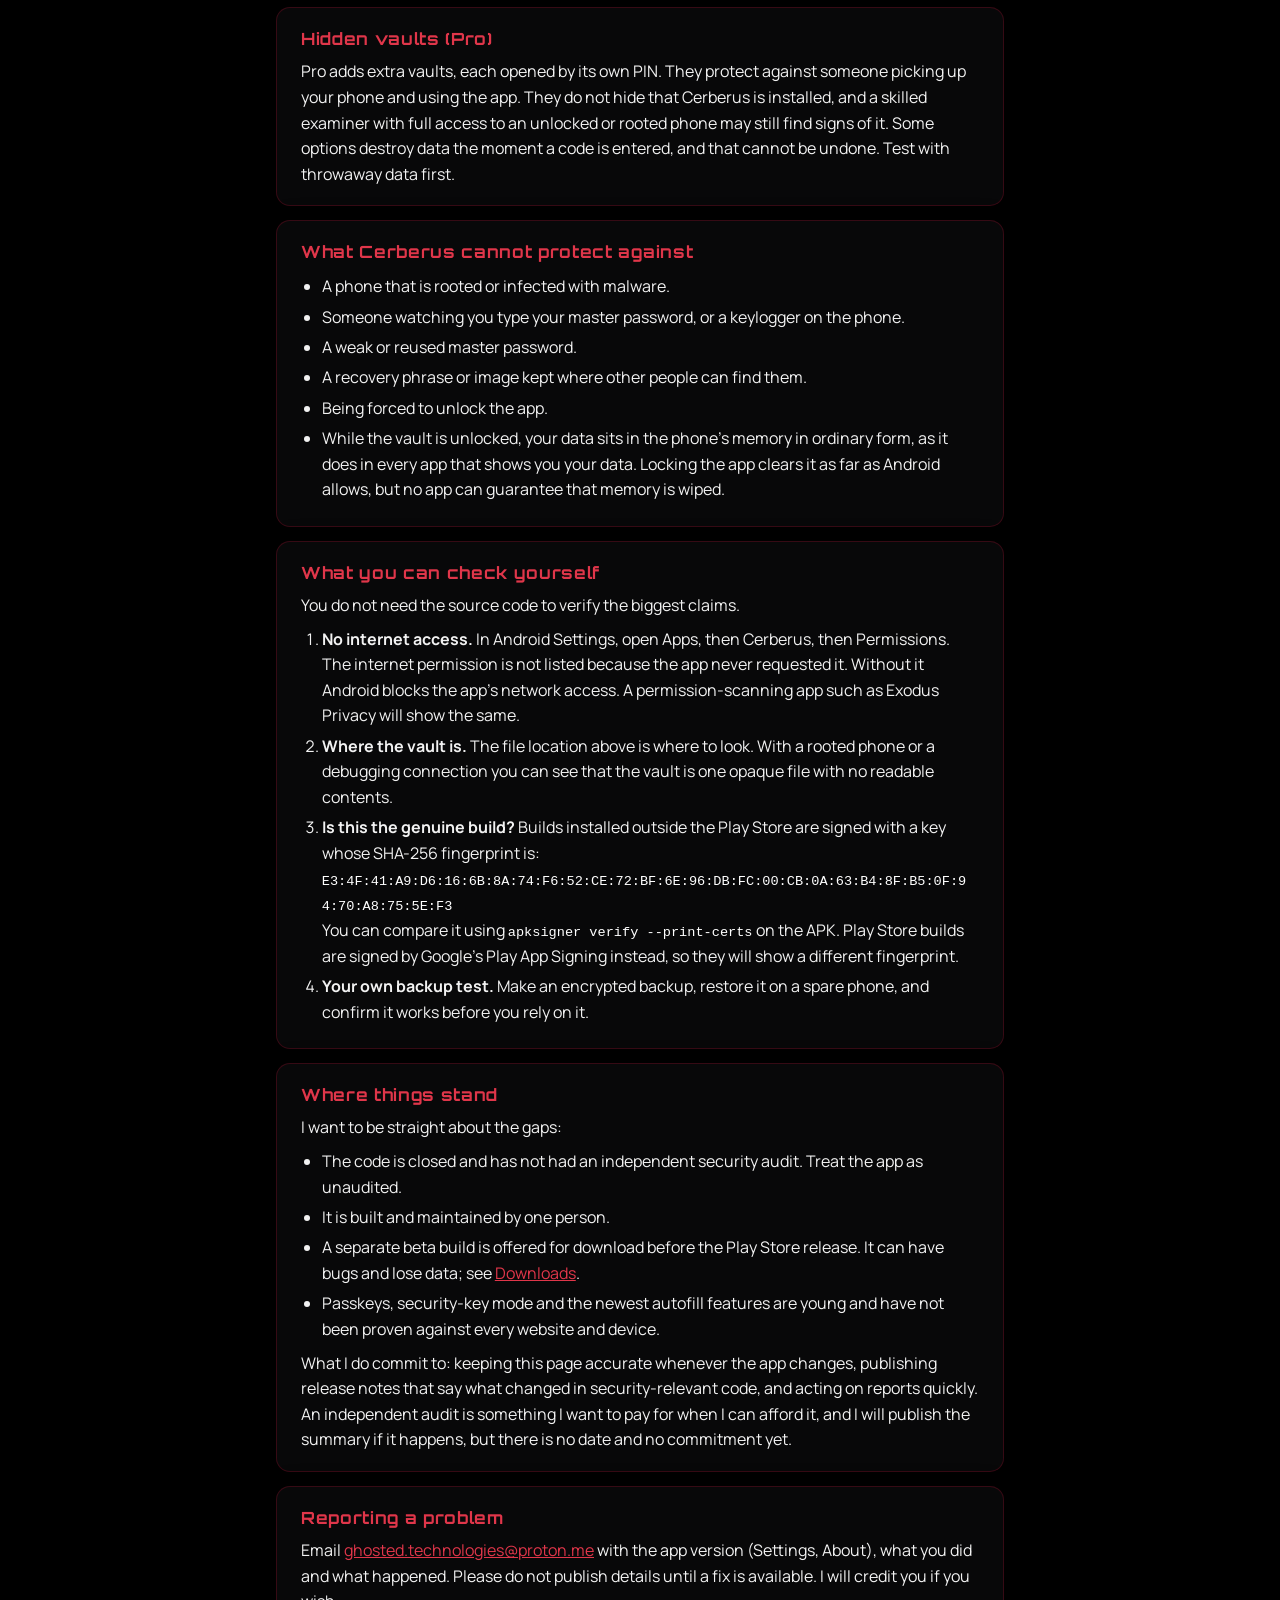
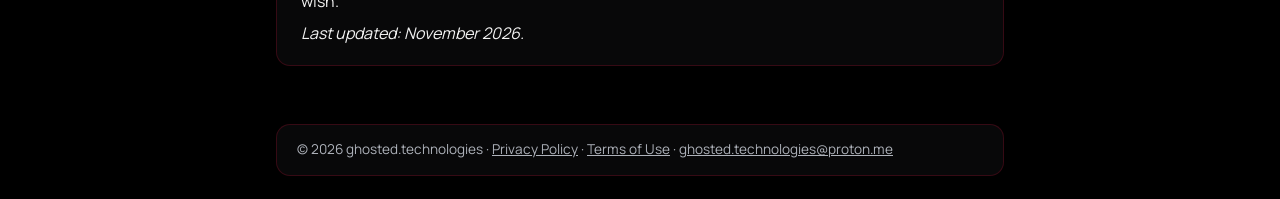
<file: security.html>
<!doctype html>
<html lang="en"><head><meta charset="utf-8"><meta name="viewport" content="width=device-width,initial-scale=1">
<title>Security and data handling - Cerberus Password Manager</title><meta name="description" content="How Cerberus encrypts and stores your data.">
<link rel="icon" type="image/svg+xml" href="favicon.svg"><link rel="stylesheet" href="style.css?v=24e"></head>
<body><header><a class="brand" href="index.html"><svg class="logo" viewBox="20 20 68 68" xmlns="http://www.w3.org/2000/svg" role="img" aria-label="Cerberus logo"><defs><linearGradient id="g" x1="33" y1="28" x2="75" y2="83" gradientUnits="userSpaceOnUse"><stop offset="0" stop-color="#DC143C"/><stop offset="1" stop-color="#800000"/></linearGradient></defs><path d="M54 28 L75 36 L75 54 C75 68 66 77 54 83 C42 77 33 68 33 54 L33 36 Z" fill="none" stroke="url(#g)" stroke-width="4.5" stroke-linejoin="round"/><path d="M61.5 47.5 A10.5 10.5 0 1 0 61.5 62.5" fill="none" stroke="currentColor" stroke-width="5" stroke-linecap="round"/></svg><span>Cerberus</span></a><nav><a href="index.html">Home</a><a class="dl" href="downloads.html">Downloads</a><a href="manual.html">Manual</a><a href="features.html">Features</a><a href="support.html">Support</a><details class="dd"><summary>Legal</summary><div class="menu"><a href="privacy.html">Privacy</a><a href="terms.html">Terms</a><a href="security.html">Security</a></div></details></nav></header>
<main>
<section class="block"><h1>Security and data handling</h1><p>Cerberus is a closed-source, local-only password manager. You cannot read the code, so this page explains in plain terms what the app does with your data, what you can check for yourself, and where its limits are. It is a description, not a promise that nothing can go wrong.</p></section>
<section class="block"><h2>The short version</h2><ul><li>Your vault is encrypted with AES-256-GCM and stored only on your phone.</li><li>The app has no internet permission, so Android itself stops it from sending data off the device.</li><li>You have one master password. It is stretched with Argon2id, tuned on your own phone, so guessing it offline is slow.</li><li>A PIN or fingerprint is an optional shortcut, and the app asks for the master password again regularly.</li><li>Nobody, including me, can recover your vault if you lose your master password and your recovery.</li><li>The app has not been independently audited. The last section says where that stands.</li></ul></section>
<section class="block"><h2>How the vault is encrypted</h2><p><strong>The cipher.</strong> Vault contents are encrypted with AES-256-GCM using a random 256-bit vault key. A fresh random value is used for every encryption, and GCM detects tampering.</p><p><strong>Your master password.</strong> It goes through Argon2id, which is deliberately slow and memory-hungry. When you set it up, Cerberus times the phone and tunes the settings, starting from 64 MiB of memory, 3 passes and 2 lanes and raising the memory on faster phones (to at most 256 MiB and never more than 10% of the phone&#x27;s RAM), aiming for roughly a second per attempt. Cerberus rates your password as you choose it and requires a minimum length and strength. That rating is an estimate, not a guarantee, and no setting can rescue a weak password, so use a long one.</p><p><strong>The vault key is never stored as-is.</strong> It is stored locked several times over, once for each way in: your master password, your PIN if you set one, your fingerprint if you set one, and your recovery phrase and image together. Each lock is derived only from its own factors, so a wrong one opens nothing, and your recovery phrase or image on their own open nothing.</p><p><strong>Your PIN.</strong> The 6 to 8 digit PIN is mixed with a key held in the Android Keystore that cannot leave the phone. A copy of the vault files taken off your phone therefore cannot be attacked through the PIN. Five wrong PIN attempts destroy that Keystore key, which ends the PIN for good; you then use your master password.</p><p><strong>Fingerprint.</strong> Only Android&#x27;s strong biometrics are accepted, bound to a hardware-backed key. Cerberus never sees your fingerprint; it only receives a yes or no from Android.</p></section>
<section class="block"><h2>When the master password is required</h2><p>A PIN or fingerprint is convenient, but it is the weaker door, so Cerberus asks for the master password:</p><ul><li>every time the app is started fresh after being closed or the phone restarts,</li><li>after the screen has been off longer than a limit you choose (4 hours by default),</li><li>at least once every 24 hours by default (you can choose 1, 4, 8 or 24 hours),</li><li>if the phone&#x27;s clock is moved backwards or no longer agrees with the phone&#x27;s own uptime clock, which stops an easy way of dodging the limits,</li><li>and for sensitive actions when you opened the app with a PIN or fingerprint: changing security settings, exporting, showing the sync password and opening hidden vaults. (Making a backup is allowed, but see the next sections: such a backup always needs your recovery phrase as well.)</li></ul><p>None of these ever erase anything. Wrong master passwords on the lock screen are slowed down: five tries are free, then the wait starts at 30 seconds and doubles up to an hour. The wait slows a person holding your phone; it does not stop someone who copies the vault file and guesses offline, which is why the master password itself must be strong.</p></section>
<section class="block"><h2>Recovery</h2><p>A 20-word recovery phrase and a recovery image are the way back in if you forget your master password. You need both together. The image is a picture, either one you choose or one Cerberus draws, with a secret hidden in its pixels that only your phrase can locate. It only works as the exact PNG file you saved, so screenshots, crops, resizes and re-compression break it. Use the Test button in Settings after saving it. When you recover, Cerberus replaces the vault key and your master password and re-encrypts the vault. Anyone who holds both parts can use them, so keep them offline and apart from your phone and from each other.</p></section>
<section class="block"><h2>Where your data lives and what the app can reach</h2><ul><li>Your vault is one file, <code>vault.bin</code>, in the app&#x27;s private storage on the phone (<code>/data/data/com.cerberus.app/files/</code>). Other apps cannot read that folder. On a rooted phone it can be copied, which is why it is encrypted and why your master password matters.</li><li>Small settings, such as when you last entered your master password, are kept in the app&#x27;s private preferences, and the keys behind the PIN and fingerprint live in the Android Keystore. No vault contents are stored in them. Android&#x27;s own cloud backup of the app is turned off.</li><li>Photo attachments (for example the front and back of a licence) are shrunk, stripped of location data and encrypted with a separate key. They are not included in backups or sync.</li><li>The app requests biometric authentication and NFC (for the optional security-key mode). It has no internet, contacts, location, storage, camera or microphone permission.</li><li>Screenshots and screen recording are blocked unless you allow them in Settings. Copied passwords are flagged sensitive and cleared from the clipboard after the delay you choose.</li></ul></section>
<section class="block"><h2>Backups and sync</h2><ul><li><strong>Encrypted backups</strong> (.cerb files) use a password you choose (10 characters or more), Argon2id and AES-256-GCM. An optional switch makes a backup also require your recovery phrase to open it, which means a stolen backup file is useless without the phrase. If you opened the app with a PIN or fingerprint rather than the master password, the app still lets you make a backup, but then always requires the phrase as well. Backups never contain attached pictures. Anyone who holds a backup file can try to guess its password offline, so choose a long one.</li><li><strong>Personal sync</strong> (Pro) writes one encrypted file per device into a folder you choose and merges the files from your other devices. The app itself makes no network connection. Whatever keeps that folder in step, such as Syncthing or Nextcloud, is a separate app and is the one that touches the network.</li></ul></section>
<section class="block"><h2>Autofill, passkeys and security-key mode</h2><ul><li><strong>Autofill</strong> only offers your data after you unlock Cerberus. It matches logins by the website or app saved on the item. Android decides where suggestions can appear, so a malicious app can still read what you let it fill; fill only into apps you trust.</li><li><strong>Passkeys</strong> (Android 14 or newer) are stored as items in your encrypted vault. Cerberus checks the requesting app by its signing certificate. Passkey support is new, so keep another way into important accounts.</li><li><strong>Security-key mode</strong> (Pro, beta) lets your phone act as a FIDO2 key over NFC, using only passkeys from your main vault; hidden vaults never act as a key. It answers only while you have armed it on screen with the vault unlocked, for 60 seconds and a single use. It has not been tested against every reader.</li></ul></section>
<section class="block"><h2>Hidden vaults (Pro)</h2><p>Pro adds extra vaults, each opened by its own PIN. They protect against someone picking up your phone and using the app. They do not hide that Cerberus is installed, and a skilled examiner with full access to an unlocked or rooted phone may still find signs of it. Some options destroy data the moment a code is entered, and that cannot be undone. Test with throwaway data first.</p></section>
<section class="block"><h2>What Cerberus cannot protect against</h2><ul><li>A phone that is rooted or infected with malware.</li><li>Someone watching you type your master password, or a keylogger on the phone.</li><li>A weak or reused master password.</li><li>A recovery phrase or image kept where other people can find them.</li><li>Being forced to unlock the app.</li><li>While the vault is unlocked, your data sits in the phone&#x27;s memory in ordinary form, as it does in every app that shows you your data. Locking the app clears it as far as Android allows, but no app can guarantee that memory is wiped.</li></ul></section>
<section class="block"><h2>What you can check yourself</h2><p>You do not need the source code to verify the biggest claims.</p><ol><li><strong>No internet access.</strong> In Android Settings, open Apps, then Cerberus, then Permissions. The internet permission is not listed because the app never requested it. Without it Android blocks the app&#x27;s network access. A permission-scanning app such as Exodus Privacy will show the same.</li><li><strong>Where the vault is.</strong> The file location above is where to look. With a rooted phone or a debugging connection you can see that the vault is one opaque file with no readable contents.</li><li><strong>Is this the genuine build?</strong> Builds installed outside the Play Store are signed with a key whose SHA-256 fingerprint is:<br><code>E3:4F:41:A9:D6:16:6B:8A:74:F6:52:CE:72:BF:6E:96:DB:FC:00:CB:0A:63:B4:8F:B5:0F:94:70:A8:75:5E:F3</code><br>You can compare it using <code>apksigner verify --print-certs</code> on the APK. Play Store builds are signed by Google&#x27;s Play App Signing instead, so they will show a different fingerprint.</li><li><strong>Your own backup test.</strong> Make an encrypted backup, restore it on a spare phone, and confirm it works before you rely on it.</li></ol></section>
<section class="block"><h2>Where things stand</h2><p>I want to be straight about the gaps:</p><ul><li>The code is closed and has not had an independent security audit. Treat the app as unaudited.</li><li>It is built and maintained by one person.</li><li>A separate beta build is offered for download before the Play Store release. It can have bugs and lose data; see <a href="downloads.html">Downloads</a>.</li><li>Passkeys, security-key mode and the newest autofill features are young and have not been proven against every website and device.</li></ul><p>What I do commit to: keeping this page accurate whenever the app changes, publishing release notes that say what changed in security-relevant code, and acting on reports quickly. An independent audit is something I want to pay for when I can afford it, and I will publish the summary if it happens, but there is no date and no commitment yet.</p></section>
<section class="block"><h2>Reporting a problem</h2><p>Email <a href="mailto:ghosted.technologies@proton.me">ghosted.technologies@proton.me</a> with the app version (Settings, About), what you did and what happened. Please do not publish details until a fix is available. I will credit you if you wish.</p><p><em>Last updated: November 2026.</em></p></section>
</main>
<footer>&copy; 2026 ghosted.technologies &middot; <a href="privacy.html">Privacy Policy</a> &middot; <a href="terms.html">Terms of Use</a> &middot; <a href="mailto:ghosted.technologies@proton.me">ghosted.technologies@proton.me</a></footer>
<script>document.addEventListener("click",function(e){document.querySelectorAll("details.dd[open]").forEach(function(d){if(!d.contains(e.target))d.removeAttribute("open")})})</script>
</body></html>
</file>
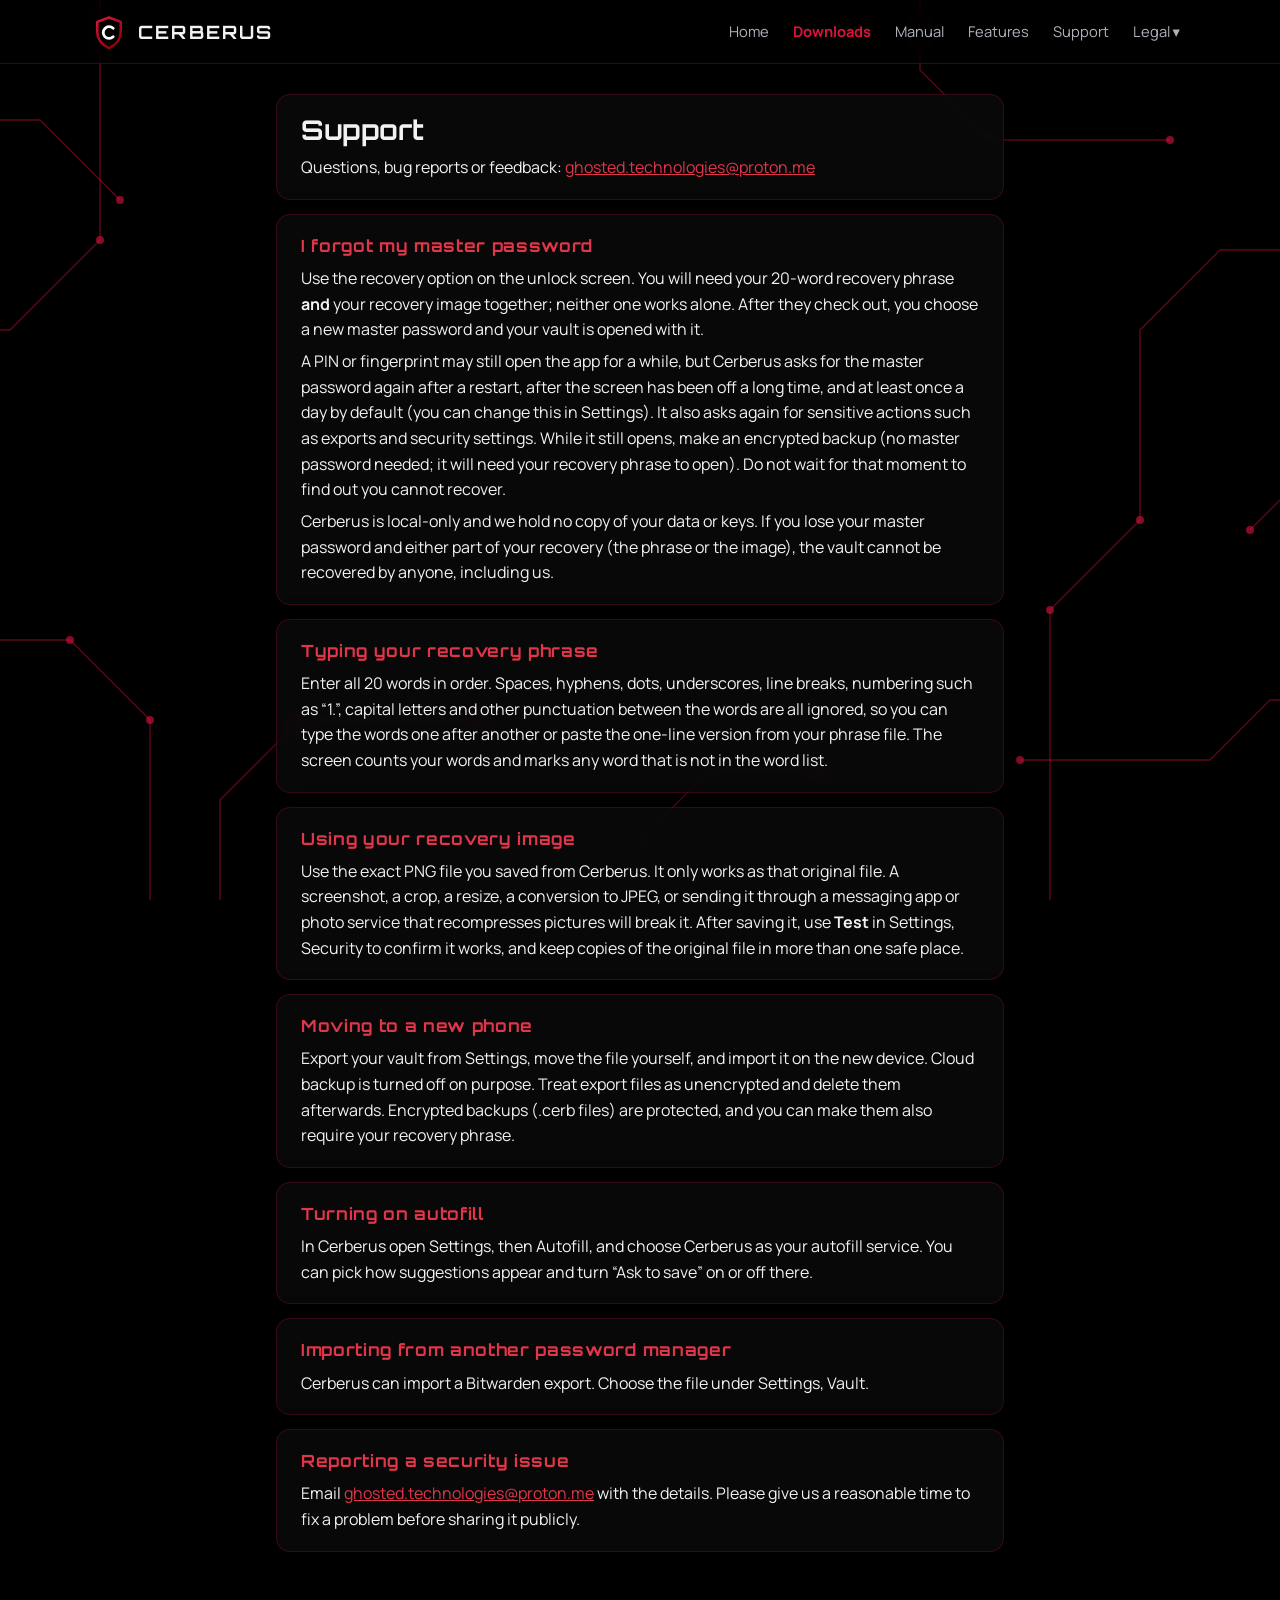
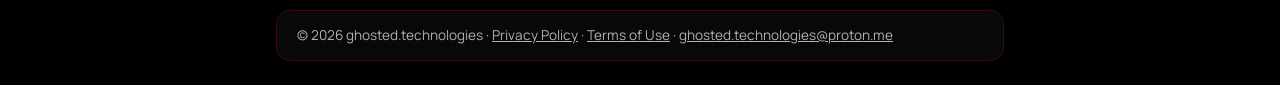
<file: support.html>
<!doctype html>
<html lang="en"><head><meta charset="utf-8"><meta name="viewport" content="width=device-width,initial-scale=1">
<title>Support - Cerberus Password Manager</title><meta name="description" content="Support for Cerberus Password Manager.">
<link rel="icon" type="image/svg+xml" href="favicon.svg"><link rel="stylesheet" href="style.css?v=24e"></head>
<body><header><a class="brand" href="index.html"><svg class="logo" viewBox="20 20 68 68" xmlns="http://www.w3.org/2000/svg" role="img" aria-label="Cerberus logo"><defs><linearGradient id="g" x1="33" y1="28" x2="75" y2="83" gradientUnits="userSpaceOnUse"><stop offset="0" stop-color="#DC143C"/><stop offset="1" stop-color="#800000"/></linearGradient></defs><path d="M54 28 L75 36 L75 54 C75 68 66 77 54 83 C42 77 33 68 33 54 L33 36 Z" fill="none" stroke="url(#g)" stroke-width="4.5" stroke-linejoin="round"/><path d="M61.5 47.5 A10.5 10.5 0 1 0 61.5 62.5" fill="none" stroke="currentColor" stroke-width="5" stroke-linecap="round"/></svg><span>Cerberus</span></a><nav><a href="index.html">Home</a><a class="dl" href="downloads.html">Downloads</a><a href="manual.html">Manual</a><a href="features.html">Features</a><a href="support.html">Support</a><details class="dd"><summary>Legal</summary><div class="menu"><a href="privacy.html">Privacy</a><a href="terms.html">Terms</a><a href="security.html">Security</a></div></details></nav></header>
<main>
<section class="block"><h1>Support</h1><p>Questions, bug reports or feedback: <a href="mailto:ghosted.technologies@proton.me">ghosted.technologies@proton.me</a></p></section>
<section class="block"><h2>I forgot my master password</h2><p>Use the recovery option on the unlock screen. You will need your 20-word recovery phrase <strong>and</strong> your recovery image together; neither one works alone. After they check out, you choose a new master password and your vault is opened with it.</p><p>A PIN or fingerprint may still open the app for a while, but Cerberus asks for the master password again after a restart, after the screen has been off a long time, and at least once a day by default (you can change this in Settings). It also asks again for sensitive actions such as exports and security settings. While it still opens, make an encrypted backup (no master password needed; it will need your recovery phrase to open). Do not wait for that moment to find out you cannot recover.</p><p>Cerberus is local-only and we hold no copy of your data or keys. If you lose your master password and either part of your recovery (the phrase or the image), the vault cannot be recovered by anyone, including us.</p></section>
<section class="block"><h2>Typing your recovery phrase</h2><p>Enter all 20 words in order. Spaces, hyphens, dots, underscores, line breaks, numbering such as &ldquo;1.&rdquo;, capital letters and other punctuation between the words are all ignored, so you can type the words one after another or paste the one-line version from your phrase file. The screen counts your words and marks any word that is not in the word list.</p></section>
<section class="block"><h2>Using your recovery image</h2><p>Use the exact PNG file you saved from Cerberus. It only works as that original file. A screenshot, a crop, a resize, a conversion to JPEG, or sending it through a messaging app or photo service that recompresses pictures will break it. After saving it, use <strong>Test</strong> in Settings, Security to confirm it works, and keep copies of the original file in more than one safe place.</p></section>
<section class="block"><h2>Moving to a new phone</h2><p>Export your vault from Settings, move the file yourself, and import it on the new device. Cloud backup is turned off on purpose. Treat export files as unencrypted and delete them afterwards. Encrypted backups (.cerb files) are protected, and you can make them also require your recovery phrase.</p></section>
<section class="block"><h2>Turning on autofill</h2><p>In Cerberus open Settings, then Autofill, and choose Cerberus as your autofill service. You can pick how suggestions appear and turn &ldquo;Ask to save&rdquo; on or off there.</p></section>
<section class="block"><h2>Importing from another password manager</h2><p>Cerberus can import a Bitwarden export. Choose the file under Settings, Vault.</p></section>
<section class="block"><h2>Reporting a security issue</h2><p>Email <a href="mailto:ghosted.technologies@proton.me">ghosted.technologies@proton.me</a> with the details. Please give us a reasonable time to fix a problem before sharing it publicly.</p></section>
</main>
<footer>&copy; 2026 ghosted.technologies &middot; <a href="privacy.html">Privacy Policy</a> &middot; <a href="terms.html">Terms of Use</a> &middot; <a href="mailto:ghosted.technologies@proton.me">ghosted.technologies@proton.me</a></footer>
<script>document.addEventListener("click",function(e){document.querySelectorAll("details.dd[open]").forEach(function(d){if(!d.contains(e.target))d.removeAttribute("open")})})</script>
</body></html>
</file>
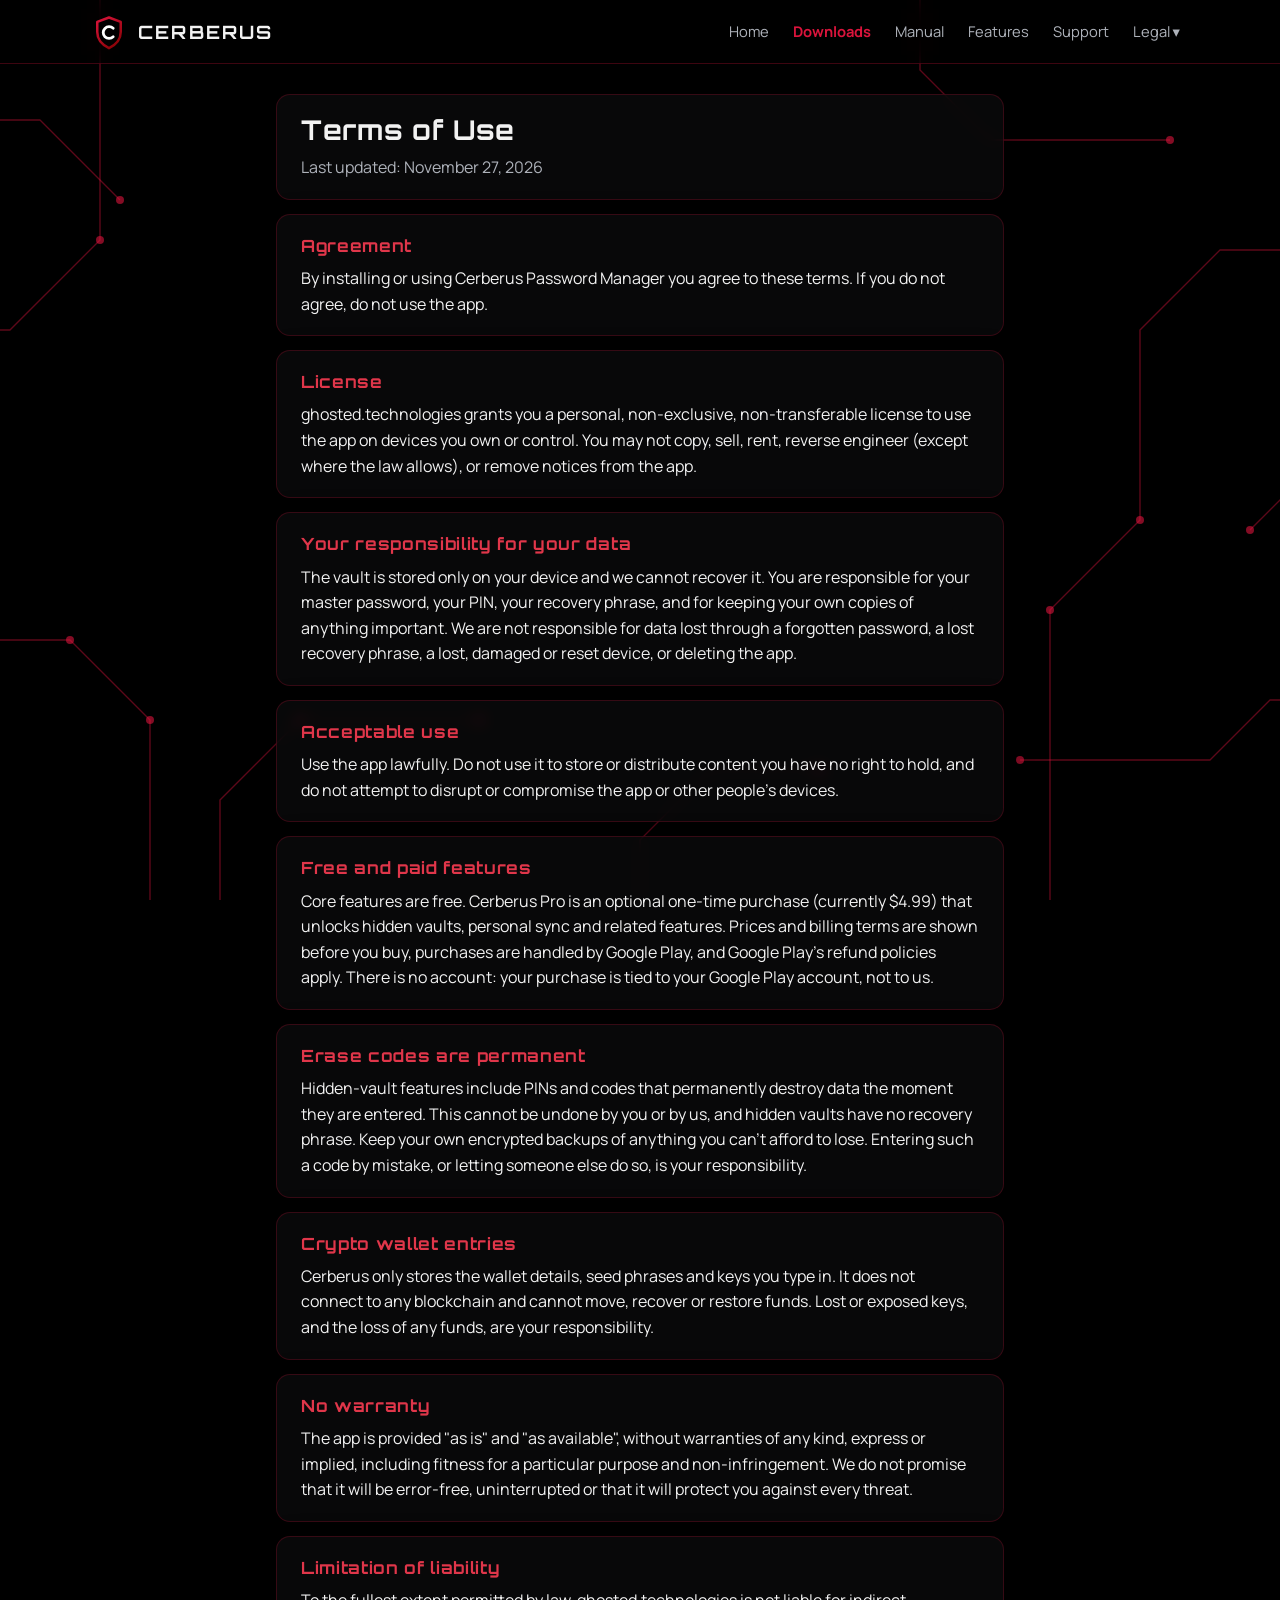
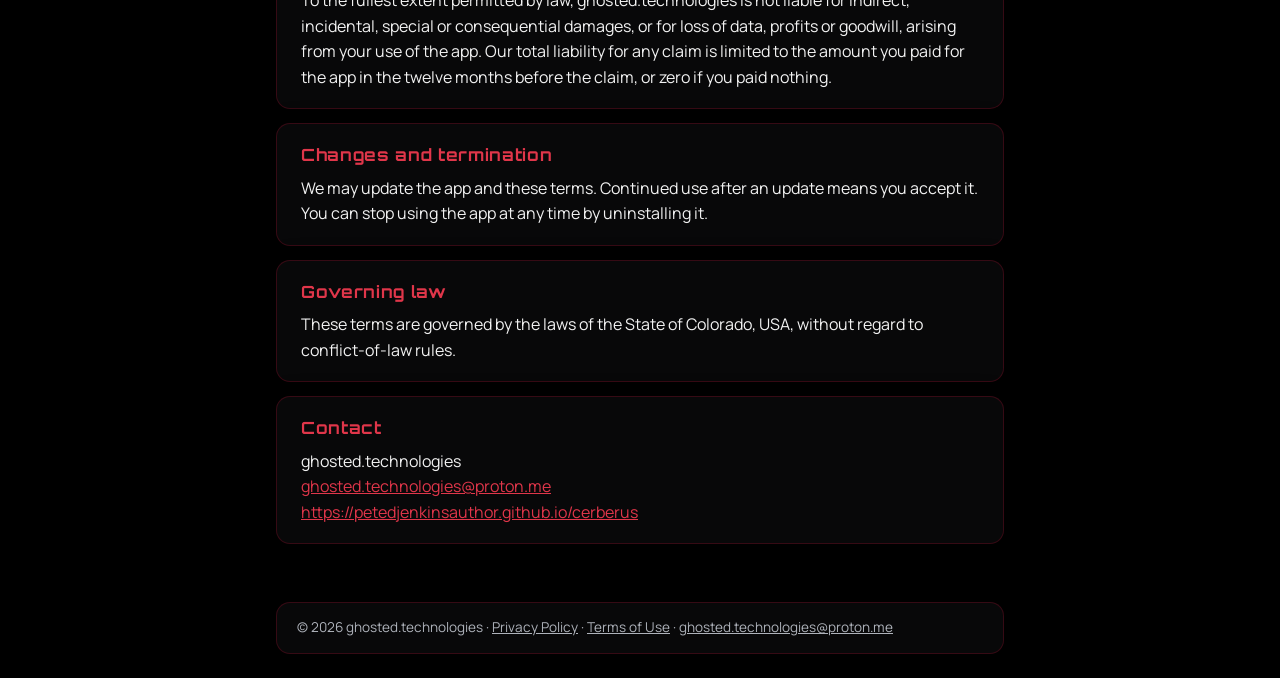
<file: terms.html>
<!doctype html>
<html lang="en"><head><meta charset="utf-8"><meta name="viewport" content="width=device-width,initial-scale=1">
<title>Terms of Use - Cerberus Password Manager</title><meta name="description" content="Terms of Use for Cerberus Password Manager.">
<link rel="icon" type="image/svg+xml" href="favicon.svg"><link rel="stylesheet" href="style.css?v=24e"></head>
<body><header><a class="brand" href="index.html"><svg class="logo" viewBox="20 20 68 68" xmlns="http://www.w3.org/2000/svg" role="img" aria-label="Cerberus logo"><defs><linearGradient id="g" x1="33" y1="28" x2="75" y2="83" gradientUnits="userSpaceOnUse"><stop offset="0" stop-color="#DC143C"/><stop offset="1" stop-color="#800000"/></linearGradient></defs><path d="M54 28 L75 36 L75 54 C75 68 66 77 54 83 C42 77 33 68 33 54 L33 36 Z" fill="none" stroke="url(#g)" stroke-width="4.5" stroke-linejoin="round"/><path d="M61.5 47.5 A10.5 10.5 0 1 0 61.5 62.5" fill="none" stroke="currentColor" stroke-width="5" stroke-linecap="round"/></svg><span>Cerberus</span></a><nav><a href="index.html">Home</a><a class="dl" href="downloads.html">Downloads</a><a href="manual.html">Manual</a><a href="features.html">Features</a><a href="support.html">Support</a><details class="dd"><summary>Legal</summary><div class="menu"><a href="privacy.html">Privacy</a><a href="terms.html">Terms</a><a href="security.html">Security</a></div></details></nav></header>
<main>
<section class="block"><h1>Terms of Use</h1><p style="color:var(--mut)">Last updated: November 27, 2026</p></section>
<section class="block"><h2>Agreement</h2><p>By installing or using Cerberus Password Manager you agree to these terms. If you do not agree, do not use the app.</p></section>
<section class="block"><h2>License</h2><p>ghosted.technologies grants you a personal, non-exclusive, non-transferable license to use the app on devices you own or control. You may not copy, sell, rent, reverse engineer (except where the law allows), or remove notices from the app.</p></section>
<section class="block"><h2>Your responsibility for your data</h2><p>The vault is stored only on your device and we cannot recover it. You are responsible for your master password, your PIN, your recovery phrase, and for keeping your own copies of anything important. We are not responsible for data lost through a forgotten password, a lost recovery phrase, a lost, damaged or reset device, or deleting the app.</p></section>
<section class="block"><h2>Acceptable use</h2><p>Use the app lawfully. Do not use it to store or distribute content you have no right to hold, and do not attempt to disrupt or compromise the app or other people&#x27;s devices.</p></section>
<section class="block"><h2>Free and paid features</h2><p>Core features are free. Cerberus Pro is an optional one-time purchase (currently $4.99) that unlocks hidden vaults, personal sync and related features. Prices and billing terms are shown before you buy, purchases are handled by Google Play, and Google Play&#x27;s refund policies apply. There is no account: your purchase is tied to your Google Play account, not to us.</p></section>
<section class="block"><h2>Erase codes are permanent</h2><p>Hidden-vault features include PINs and codes that permanently destroy data the moment they are entered. This cannot be undone by you or by us, and hidden vaults have no recovery phrase. Keep your own encrypted backups of anything you can&#x27;t afford to lose. Entering such a code by mistake, or letting someone else do so, is your responsibility.</p></section>
<section class="block"><h2>Crypto wallet entries</h2><p>Cerberus only stores the wallet details, seed phrases and keys you type in. It does not connect to any blockchain and cannot move, recover or restore funds. Lost or exposed keys, and the loss of any funds, are your responsibility.</p></section>
<section class="block"><h2>No warranty</h2><p>The app is provided &quot;as is&quot; and &quot;as available&quot;, without warranties of any kind, express or implied, including fitness for a particular purpose and non-infringement. We do not promise that it will be error-free, uninterrupted or that it will protect you against every threat.</p></section>
<section class="block"><h2>Limitation of liability</h2><p>To the fullest extent permitted by law, ghosted.technologies is not liable for indirect, incidental, special or consequential damages, or for loss of data, profits or goodwill, arising from your use of the app. Our total liability for any claim is limited to the amount you paid for the app in the twelve months before the claim, or zero if you paid nothing.</p></section>
<section class="block"><h2>Changes and termination</h2><p>We may update the app and these terms. Continued use after an update means you accept it. You can stop using the app at any time by uninstalling it.</p></section>
<section class="block"><h2>Governing law</h2><p>These terms are governed by the laws of the State of Colorado, USA, without regard to conflict-of-law rules.</p></section>
<section class="block"><h2>Contact</h2><p>ghosted.technologies
<a href="mailto:ghosted.technologies@proton.me">ghosted.technologies@proton.me</a>
<a href="https://petedjenkinsauthor.github.io/cerberus">https://petedjenkinsauthor.github.io/cerberus</a></p></section>
</main>
<footer>&copy; 2026 ghosted.technologies &middot; <a href="privacy.html">Privacy Policy</a> &middot; <a href="terms.html">Terms of Use</a> &middot; <a href="mailto:ghosted.technologies@proton.me">ghosted.technologies@proton.me</a></footer>
<script>document.addEventListener("click",function(e){document.querySelectorAll("details.dd[open]").forEach(function(d){if(!d.contains(e.target))d.removeAttribute("open")})})</script>
</body></html>
</file>
<file: style.css>
@font-face{font-family:Orbitron;src:url(fonts/orbitron.woff2) format("woff2");font-weight:400 900;font-display:swap}
@font-face{font-family:Manrope;src:url(fonts/manrope.woff2) format("woff2");font-weight:200 800;font-display:swap}
*{box-sizing:border-box}
:root{--bg:#000;--card:rgba(12,12,13,.70);--fg:#f2f2f2;--mut:#aeb2ba;--acc:#e0364a;--red:#DC143C;--line:rgba(220,20,60,.28);--nav:64px}
html{scroll-behavior:smooth;background:#000}
body{margin:0;color:var(--fg);font:16px/1.6 Manrope,system-ui,-apple-system,"Segoe UI",Roboto,sans-serif}
/* fixed background: stays put while the page scrolls */
body::before{content:"";position:fixed;inset:0;z-index:-1;background:#000 url(bg.svg) center/cover no-repeat;pointer-events:none}
main{max-width:760px;margin:0 auto;padding:16px}
/* sticky, semi-transparent navbar */
header{position:sticky;top:0;z-index:50;height:var(--nav);display:flex;align-items:center;gap:12px;padding:0 max(16px,calc((100% - 1100px)/2));background:rgba(0,0,0,.5);-webkit-backdrop-filter:blur(14px) saturate(1.3);backdrop-filter:blur(14px) saturate(1.3);border-bottom:1px solid var(--line)}
header a.brand{display:flex;align-items:center;gap:10px;color:var(--fg);text-decoration:none;font:700 1.15rem Orbitron,sans-serif;letter-spacing:.12em;text-transform:uppercase;margin-right:auto}
.logo{width:38px;height:38px;color:#fff}
nav{display:flex;gap:4px}
nav a{color:var(--mut);text-decoration:none;font-size:.92rem;padding:6px 10px;border-radius:8px}
nav a:hover{color:#fff;background:rgba(220,20,60,.18)}
h1,h2,.brand{font-family:Orbitron,system-ui,sans-serif}
h1{font-size:1.7rem;line-height:1.25;margin:.6em 0 .3em;letter-spacing:.02em}
h2{font-size:1.05rem;margin:1.8em 0 .3em;color:var(--acc);letter-spacing:.04em}
p{margin:.4em 0;white-space:pre-line}
a{color:var(--acc)}
.tag{color:var(--mut);font-size:1.1rem}
.grid{display:grid;grid-template-columns:repeat(auto-fit,minmax(220px,1fr));gap:14px;margin:26px 0}
.card,.block{background:var(--card);border:1px solid rgba(220,20,60,.22);border-radius:14px;-webkit-backdrop-filter:blur(8px);backdrop-filter:blur(8px);box-shadow:0 8px 28px rgba(0,0,0,.35)}
.card{padding:16px 18px}
.block{padding:18px 24px;margin:14px 0}
.block>:first-child{margin-top:0}.block>:last-child{margin-bottom:0}
.block h1{margin-top:.1em}
ul,ol{margin:.5em 0;padding-left:1.3em}li{margin:.3em 0}
code{font-size:.85rem;word-break:break-all;color:#fff}
.card h3{margin:.1em 0 .35em;font:600 .95rem Orbitron,sans-serif;letter-spacing:.04em}
.card p{color:var(--mut);font-size:.95rem}
.badge{display:inline-block;padding:5px 14px;border:1px solid var(--acc);color:var(--acc);border-radius:999px;font-size:.9rem}
footer{color:var(--mut);font-size:.85rem;width:calc(100% - 32px);max-width:728px;margin:28px auto 24px;padding:14px 20px;background:var(--card);border:1px solid rgba(220,20,60,.22);border-radius:14px;-webkit-backdrop-filter:blur(8px);backdrop-filter:blur(8px)}
footer a{color:var(--mut)}

/* landing page */
.home header{margin-bottom:calc(var(--nav)*-1)}
.hero{min-height:100vh;min-height:100svh;display:grid;place-items:center;padding:var(--nav) 0 12px}
.stage{--w:min(96vw,calc((100vh - var(--nav) - 24px)*1.541));--w:min(96vw,calc((100svh - var(--nav) - 24px)*1.541));position:relative;width:var(--w);padding-bottom:calc(var(--w)*.054)}
.art{position:relative}
.dog{display:block;width:100%;height:auto;-webkit-mask-image:linear-gradient(#000 82%,transparent);mask-image:linear-gradient(#000 82%,transparent)}
.shield{position:absolute;left:50%;top:79%;width:max(14%,66px);transform:translateX(-50%);filter:drop-shadow(0 0 16px rgba(220,20,60,.5));animation:bob 3.2s ease-in-out infinite}
.shield svg{display:block;width:100%;height:auto}
@keyframes bob{0%,100%{transform:translate(-50%,0)}50%{transform:translate(-50%,7px)}}
@media (prefers-reduced-motion:reduce){.shield{animation:none}html{scroll-behavior:auto}}
.intro{text-align:center;padding:36px 16px 8px;max-width:760px;margin:0 auto;scroll-margin-top:var(--nav)}
.wordmark{font:900 clamp(2.4rem,9vw,4.6rem)/1.05 Orbitron,sans-serif;letter-spacing:.08em;text-transform:uppercase;margin:0;background:linear-gradient(180deg,#e0364a,#8a0f20);-webkit-background-clip:text;background-clip:text;color:transparent;filter:drop-shadow(0 0 18px rgba(220,20,60,.35))}
.sub{font:400 clamp(.9rem,3.2vw,1.35rem) Orbitron,sans-serif;letter-spacing:.32em;margin:.4em 0 1em;text-transform:uppercase;color:#fff}
@media (max-aspect-ratio:4/5){.hero{min-height:74vh;min-height:74svh}}
@media (max-width:560px){header a.brand span{display:none}nav a{padding:6px 7px;font-size:.84rem}}

.pill{display:inline-block;font:600 .62rem Orbitron,sans-serif;letter-spacing:.08em;padding:2px 7px;border-radius:99px;background:rgba(220,20,60,.2);border:1px solid var(--line);color:#fff;vertical-align:middle;margin-left:4px}
.btn{display:inline-block;padding:10px 18px;border-radius:10px;background:linear-gradient(180deg,#e0364a,#8a0f20);color:#fff;text-decoration:none;font:600 .85rem Orbitron,sans-serif;letter-spacing:.06em}
.btn.ghost{background:transparent;border:1px solid var(--line)}
.block.warn{border-color:#e0a030;box-shadow:0 8px 28px rgba(224,160,48,.18)}
.block.warn h1{color:#ffc15a}
h2.gh{margin:1.6em 0 0;text-align:center}
nav{flex-wrap:wrap;justify-content:flex-end}
@media (max-width:560px){nav a{padding:5px 6px;font-size:.78rem}}

nav a.dl{color:#DC143C;font-weight:700}
nav a.dl:hover{color:#ff3b5c;background:rgba(220,20,60,.18)}
nav{align-items:center}
details.dd{position:relative}
details.dd summary{list-style:none;cursor:pointer;color:var(--mut);font-size:.92rem;padding:6px 10px;border-radius:8px;user-select:none}
details.dd summary::-webkit-details-marker{display:none}
details.dd summary::after{content:" \25BE"}
details.dd summary:hover,details.dd[open] summary{color:#fff;background:rgba(220,20,60,.18)}
details.dd .menu{position:absolute;right:0;top:calc(100% + 6px);min-width:150px;display:flex;flex-direction:column;background:rgba(10,10,11,.96);border:1px solid var(--line);border-radius:10px;padding:6px;box-shadow:0 10px 28px rgba(0,0,0,.5);z-index:60}
details.dd .menu a{white-space:nowrap}
@media (max-width:560px){details.dd summary{padding:5px 6px;font-size:.78rem}}
</file>
